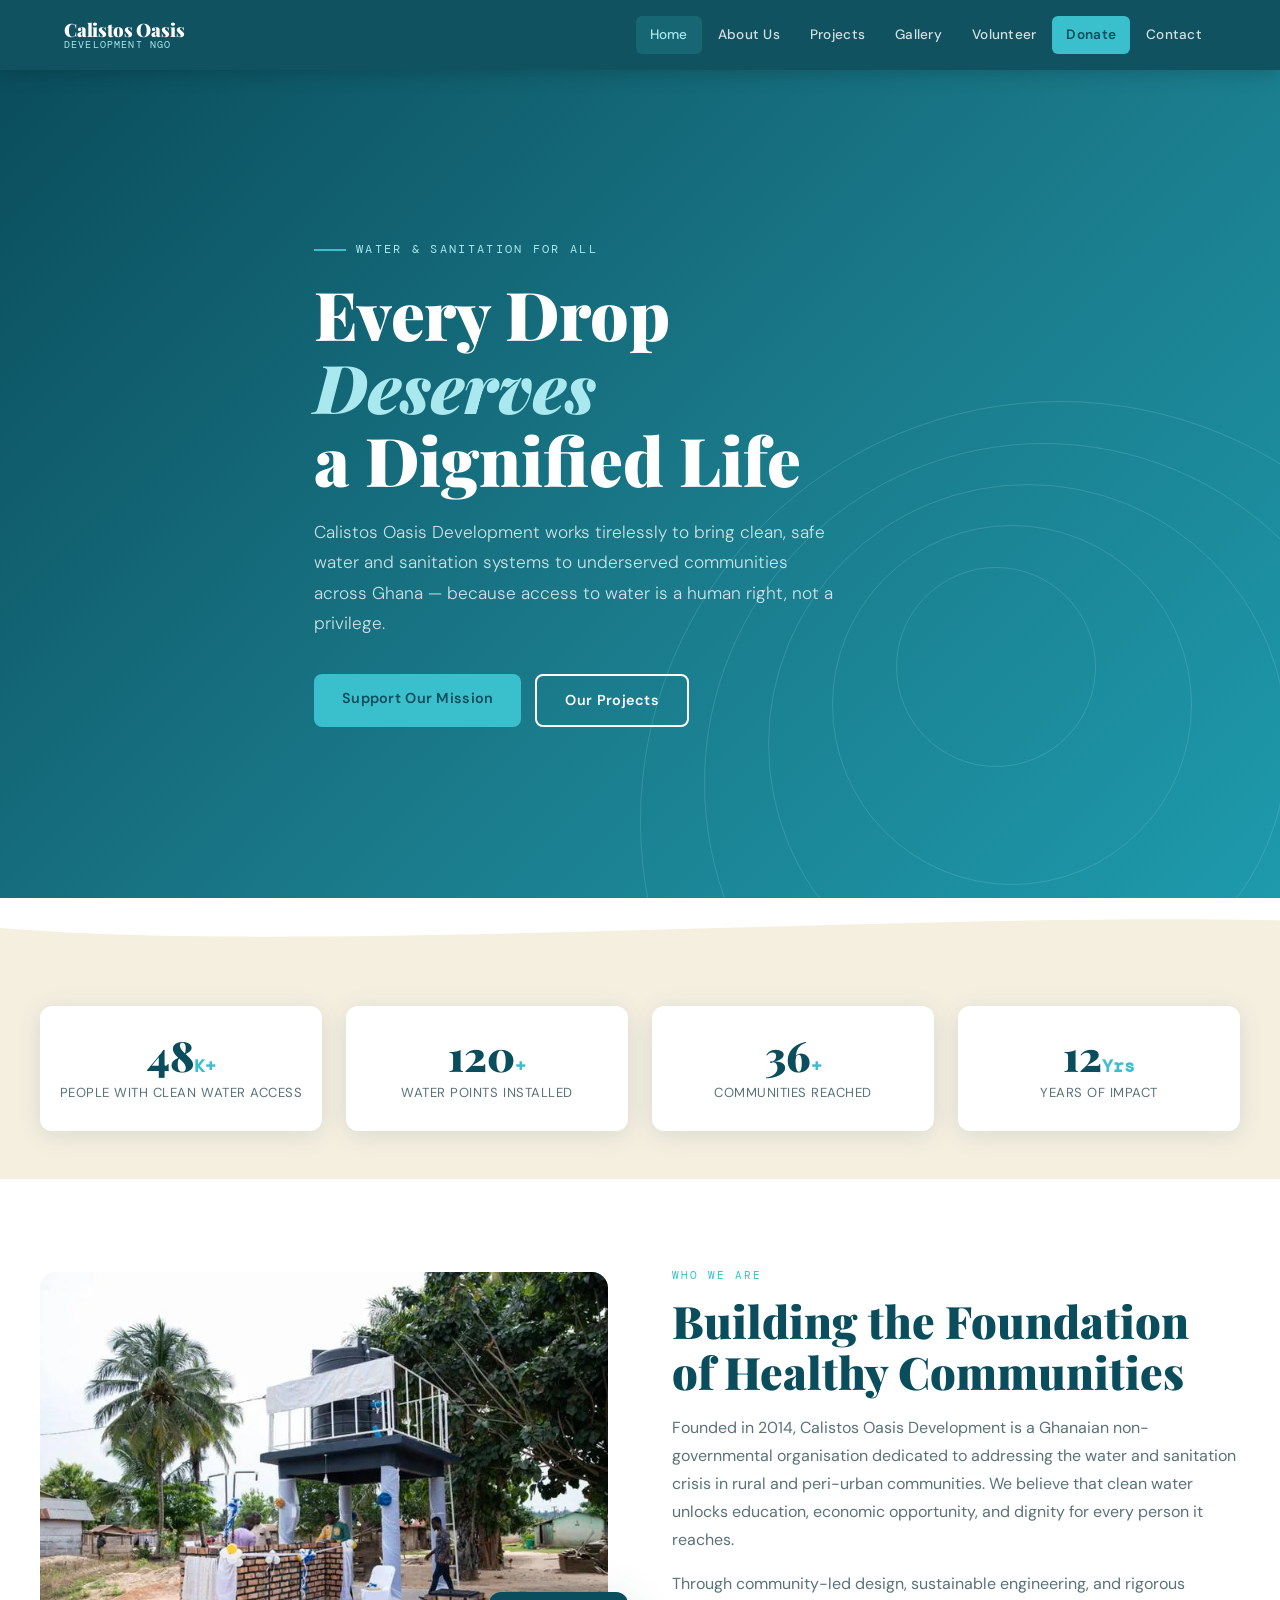
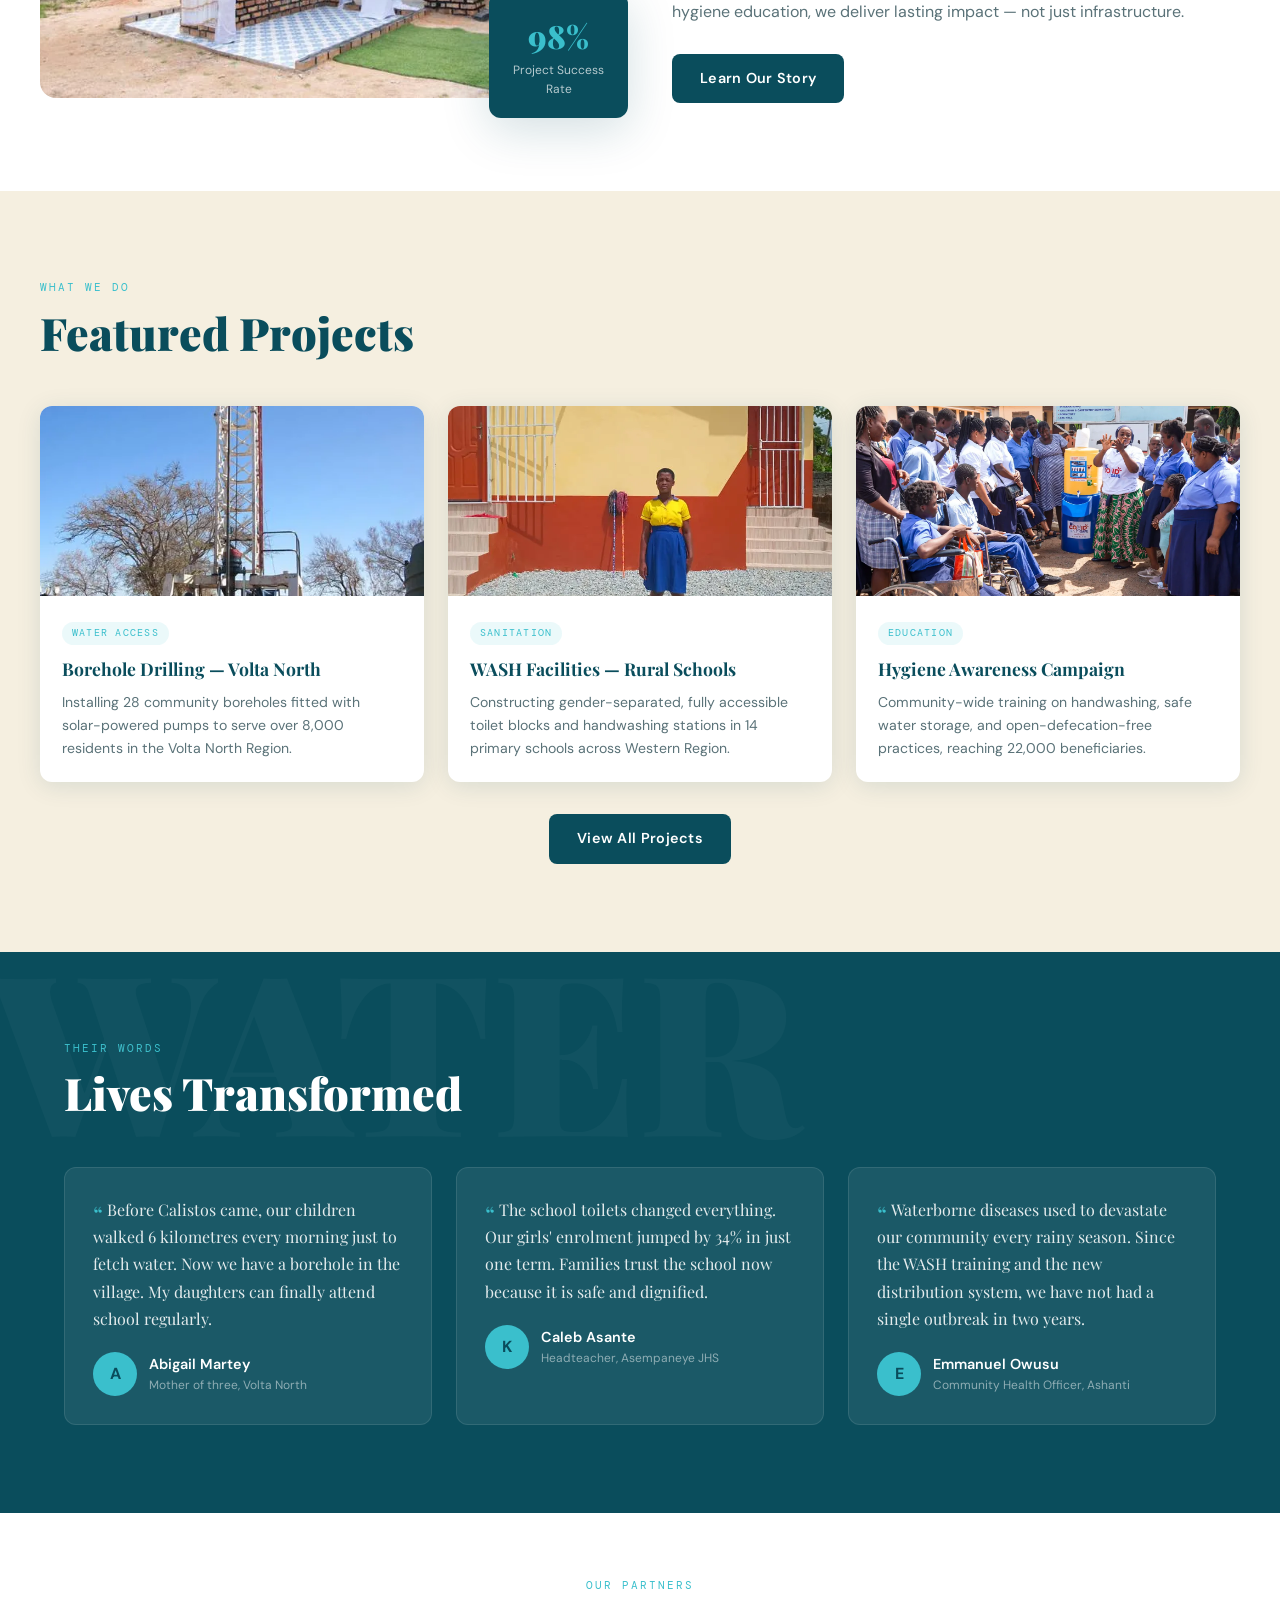
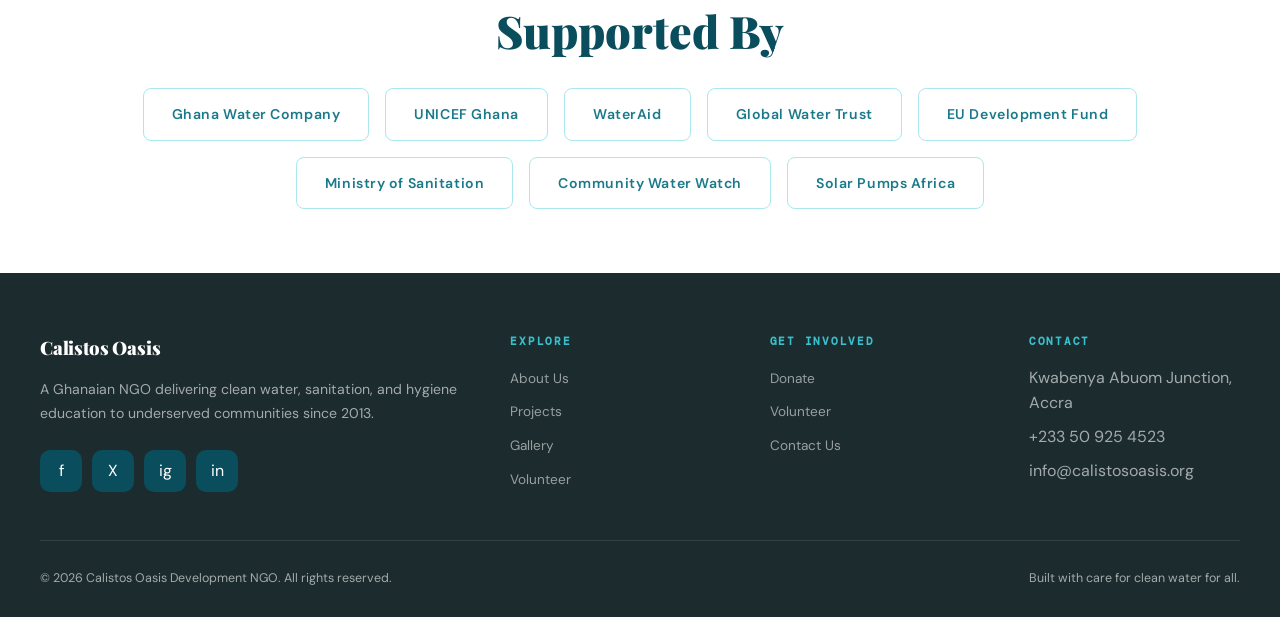
<file: index.html>
<!DOCTYPE html>
<html lang="en">
<head>
  <meta charset="UTF-8" />
  <meta name="viewport" content="width=device-width, initial-scale=1.0" />
  <title>Calistos Oasis Development | Water & Sanitation for All</title>
  <link rel="preconnect" href="https://fonts.googleapis.com" />
  <link href="https://fonts.googleapis.com/css2?family=Playfair+Display:wght@700;900&family=DM+Sans:wght@300;400;500;600&family=DM+Mono:wght@400;500&display=swap" rel="stylesheet" />
  <link rel="stylesheet" href="styles.css" />
</head>
<body>


  <header>
    <div class="nav-inner">
      <a class="logo-wrap" href="index.html">
        <div class="logo-text-wrap">
          <div class="logo-name">Calistos Oasis</div>
          <div class="logo-tagline">Development NGO</div>
        </div>
      </a>

      <input type="checkbox" id="navToggle" class="nav-toggle-checkbox" />
      <nav>
        <ul id="navMenu">
          <li><a href="index.html" class="active">Home</a></li>
          <li><a href="about.html">About Us</a></li>
          <li><a href="projects.html">Projects</a></li>
          <li><a href="gallery.html">Gallery</a></li>
          <li><a href="volunteer.html">Volunteer</a></li>
          <li><a href="donate.html" class="nav-donate-btn">Donate</a></li>
          <li><a href="contact.html">Contact</a></li>
        </ul>
      </nav>
      <label for="navToggle" class="hamburger" aria-label="Open navigation">
        <span></span><span></span><span></span>
      </label>
    </div>
  </header>

  <main>
    <!-- Hero -->
    <section class="hero">
      <div class="hero-ripples" aria-hidden="true">
        <div class="ripple"></div><div class="ripple"></div><div class="ripple"></div>
        <div class="ripple"></div><div class="ripple"></div>
      </div>
      <div class="container hero-content">
        <p class="hero-eyebrow">Water &amp; Sanitation for All</p>
        <h1 class="hero-headline">Every Drop <em>Deserves</em><br>a Dignified Life</h1>
        <p class="hero-sub">Calistos Oasis Development works tirelessly to bring clean, safe water and sanitation systems to underserved communities across Ghana — because access to water is a human right, not a privilege.</p>
        <div class="hero-actions">
          <a class="btn btn-primary" href="donate.html">Support Our Mission</a>
          <a class="btn btn-outline" href="projects.html">Our Projects</a>
        </div>
      </div>
    </section>

    <div class="wave-divider" aria-hidden="true">
      <svg viewBox="0 0 1440 60" xmlns="http://www.w3.org/2000/svg" preserveAspectRatio="none" height="60">
        <path d="M0,30 C360,60 1080,0 1440,30 L1440,60 L0,60Z" fill="#F5EFE0"/>
      </svg>
    </div>

    <section class="stats-strip" aria-label="Key achievements">
      <div class="stats-grid">
        <article class="stat-card">
          <div class="stat-num">48<span class="stat-unit">K+</span></div>
          <div class="stat-label">People with Clean Water Access</div>
        </article>
        <article class="stat-card">
          <div class="stat-num">120<span class="stat-unit">+</span></div>
          <div class="stat-label">Water Points Installed</div>
        </article>
        <article class="stat-card">
          <div class="stat-num">36<span class="stat-unit">+</span></div>
          <div class="stat-label">Communities Reached</div>
        </article>
        <article class="stat-card">
          <div class="stat-num">12<span class="stat-unit">Yrs</span></div>
          <div class="stat-label">Years of Impact</div>
        </article>
      </div>
    </section>

    <section class="intro-section" aria-label="About Calistos Oasis Development">
      <div class="intro-grid">
        <div class="intro-visual">
          <div class="intro-img-block">
            <img src="images/bhole.webp" alt="Elevated community water tower with solar-lit tank in Ghana" loading="lazy" />
          </div>
          <div class="intro-badge">
            <div class="intro-badge-num">98%</div>
            <div class="intro-badge-text">Project Success<br>Rate</div>
          </div>
        </div>
        <div>
          <p class="section-label">Who We Are</p>
          <h2 class="section-title">Building the Foundation of Healthy Communities</h2>
          <p class="section-body">Founded in 2014, Calistos Oasis Development is a Ghanaian non-governmental organisation dedicated to addressing the water and sanitation crisis in rural and peri-urban communities. We believe that clean water unlocks education, economic opportunity, and dignity for every person it reaches.</p>
          <p class="section-body" style="margin-top:16px;">Through community-led design, sustainable engineering, and rigorous hygiene education, we deliver lasting impact — not just infrastructure.</p>
          <a class="btn btn-teal" href="about.html" style="margin-top:28px;">Learn Our Story</a>
        </div>
      </div>
    </section>

    <section class="projects-section" aria-label="Featured projects">
      <div class="projects-header">
        <p class="section-label">What We Do</p>
        <h2 class="section-title">Featured Projects</h2>
      </div>
      <div class="projects-grid">
        <article class="project-card">
          <div class="project-thumb">
            <img src="images/install.webp" alt="Drilling rig installing a community borehole" loading="lazy" />
          </div>
          <div class="project-body">
            <span class="project-tag">Water Access</span>
            <h3 class="project-title">Borehole Drilling — Volta North</h3>
            <p class="project-desc">Installing 28 community boreholes fitted with solar-powered pumps to serve over 8,000 residents in the Volta North Region.</p>
          </div>
        </article>
        <article class="project-card">
          <div class="project-thumb">
            <img src="images/scholol.webp" alt="Pupil standing outside a newly built school WASH facility" loading="lazy" />
          </div>
          <div class="project-body">
            <span class="project-tag">Sanitation</span>
            <h3 class="project-title">WASH Facilities — Rural Schools</h3>
            <p class="project-desc">Constructing gender-separated, fully accessible toilet blocks and handwashing stations in 14 primary schools across Western Region.</p>
          </div>
        </article>
        <article class="project-card">
          <div class="project-thumb">
            <img src="images/campaingn.webp" alt="Community hygiene and handwashing awareness campaign" loading="lazy" />
          </div>
          <div class="project-body">
            <span class="project-tag">Education</span>
            <h3 class="project-title">Hygiene Awareness Campaign</h3>
            <p class="project-desc">Community-wide training on handwashing, safe water storage, and open-defecation-free practices, reaching 22,000 beneficiaries.</p>
          </div>
        </article>
      </div>
      <div class="text-center mt-8">
        <a class="btn btn-teal" href="projects.html">View All Projects</a>
      </div>
    </section>

    <section class="testimonials-section" aria-label="Success stories">
      <div class="testimonials-bg-text" aria-hidden="true">WATER</div>
      <div class="container">
        <p class="section-label">Their Words</p>
        <h2 class="section-title light">Lives Transformed</h2>
        <div class="testimonials-grid">
          <article class="testi-card">
            <p class="testi-quote">Before Calistos came, our children walked 6 kilometres every morning just to fetch water. Now we have a borehole in the village. My daughters can finally attend school regularly.</p>
            <div class="testi-person">
              <div class="testi-avatar">A</div>
              <div>
                <div class="testi-name">Abigail Martey</div>
                <div class="testi-role">Mother of three, Volta North</div>
              </div>
            </div>
          </article>
          <article class="testi-card">
            <p class="testi-quote">The school toilets changed everything. Our girls' enrolment jumped by 34% in just one term. Families trust the school now because it is safe and dignified.</p>
            <div class="testi-person">
              <div class="testi-avatar">K</div>
              <div>
                <div class="testi-name">Caleb Asante</div>
                <div class="testi-role">Headteacher, Asempaneye JHS</div>
              </div>
            </div>
          </article>
          <article class="testi-card">
            <p class="testi-quote">Waterborne diseases used to devastate our community every rainy season. Since the WASH training and the new distribution system, we have not had a single outbreak in two years.</p>
            <div class="testi-person">
              <div class="testi-avatar">E</div>
              <div>
                <div class="testi-name">Emmanuel Owusu</div>
                <div class="testi-role">Community Health Officer, Ashanti</div>
              </div>
            </div>
          </article>
        </div>
      </div>
    </section>

    <section class="partners-section" aria-label="Partners and sponsors">
      <div class="container text-center">
        <p class="section-label">Our Partners</p>
        <h2 class="section-title">Supported By</h2>
        <div class="partners-grid">
          <div class="partner-badge">Ghana Water Company</div>
          <div class="partner-badge">UNICEF Ghana</div>
          <div class="partner-badge">WaterAid</div>
          <div class="partner-badge">Global Water Trust</div>
          <div class="partner-badge">EU Development Fund</div>
          <div class="partner-badge">Ministry of Sanitation</div>
          <div class="partner-badge">Community Water Watch</div>
          <div class="partner-badge">Solar Pumps Africa</div>
        </div>
      </div>
    </section>

  </main>

  <footer>
    <div class="footer-inner">
      <div class="footer-grid">
        <div class="footer-brand">
          <div class="logo-name" style="color:var(--white);">Calistos Oasis</div>
          <p>A Ghanaian NGO delivering clean water, sanitation, and hygiene education to underserved communities since 2013.</p>
          <div class="social-links">
            <a class="social-link" href="#" title="Facebook">f</a>
            <a class="social-link" href="#" title="Twitter / X">X</a>
            <a class="social-link" href="#" title="Instagram">ig</a>
            <a class="social-link" href="#" title="LinkedIn">in</a>
          </div>
        </div>
        <div class="footer-col">
          <h5>Explore</h5>
          <ul>
            <li><a href="about.html">About Us</a></li>
            <li><a href="projects.html">Projects</a></li>
            <li><a href="gallery.html">Gallery</a></li>
            <li><a href="volunteer.html">Volunteer</a></li>
          </ul>
        </div>
        <div class="footer-col">
          <h5>Get Involved</h5>
          <ul>
            <li><a href="donate.html">Donate</a></li>
            <li><a href="volunteer.html">Volunteer</a></li>
            <li><a href="contact.html">Contact Us</a></li>
          </ul>
        </div>
        <div class="footer-col">
          <h5>Contact</h5>
          <ul>
            <li>Kwabenya Abuom Junction, Accra</li>
            <li>+233 50 925 4523</li>
            <li>info@calistosoasis.org</li>
          </ul>
        </div>
      </div>
      <div class="footer-bottom">
        <span>&copy; 2026 Calistos Oasis Development NGO. All rights reserved.</span>
        <span>Built with care for clean water for all.</span>
      </div>
    </div>
  </footer>

</body>
</html>
</file>
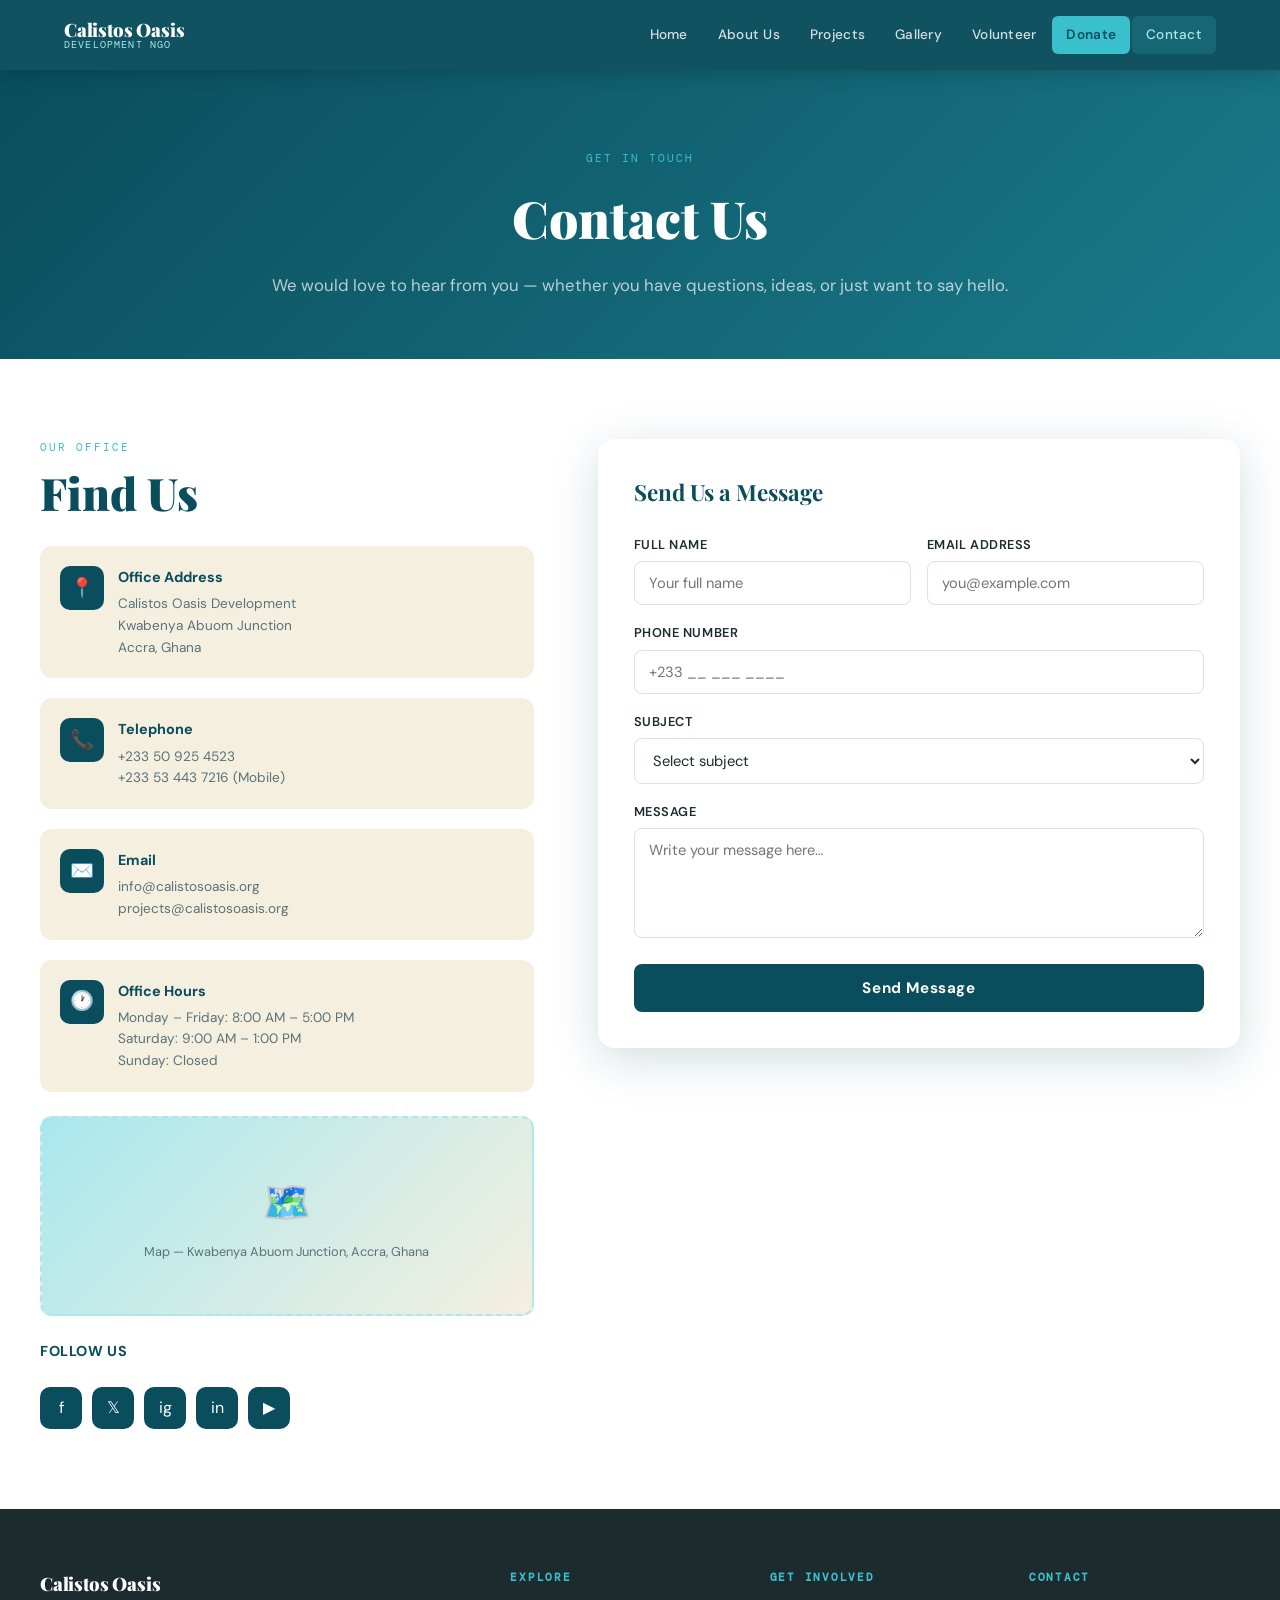
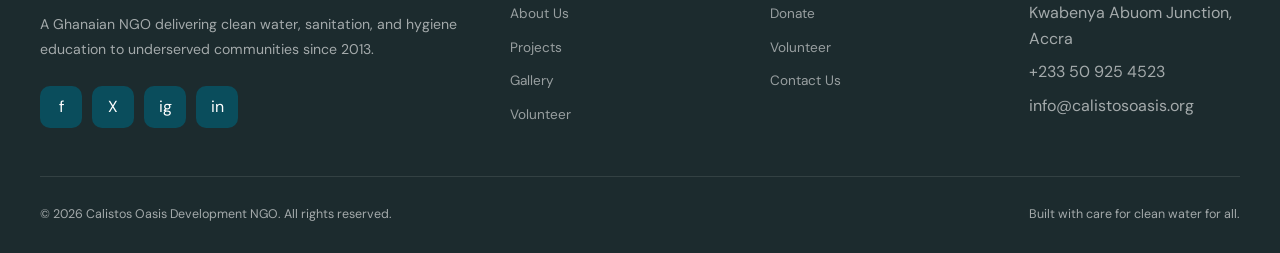
<file: contact.html>
<!DOCTYPE html>
<html lang="en">
<head>
  <meta charset="UTF-8" />
  <meta name="viewport" content="width=device-width, initial-scale=1.0" />
  <title>Contact Us | Calistos Oasis Development</title>
  <link rel="preconnect" href="https://fonts.googleapis.com" />
  <link href="https://fonts.googleapis.com/css2?family=Playfair+Display:wght@700;900&family=DM+Sans:wght@300;400;500;600&family=DM+Mono:wght@400;500&display=swap" rel="stylesheet" />
  <link rel="stylesheet" href="styles.css" />
</head>
<body>


  <header>
    <div class="nav-inner">
      <a class="logo-wrap" href="index.html">
        <div class="logo-text-wrap">
          <div class="logo-name">Calistos Oasis</div>
          <div class="logo-tagline">Development NGO</div>
        </div>
      </a>

      <input type="checkbox" id="navToggle" class="nav-toggle-checkbox" />
      <nav>
        <ul id="navMenu">
          <li><a href="index.html">Home</a></li>
          <li><a href="about.html">About Us</a></li>
          <li><a href="projects.html">Projects</a></li>
          <li><a href="gallery.html">Gallery</a></li>
          <li><a href="volunteer.html">Volunteer</a></li>
          <li><a href="donate.html" class="nav-donate-btn">Donate</a></li>
          <li><a href="contact.html" class="active">Contact</a></li>
        </ul>
      </nav>
      <label for="navToggle" class="hamburger" aria-label="Open navigation">
        <span></span><span></span><span></span>
      </label>
    </div>
  </header>

  <main>
    <div class="page-hero">
      <p class="section-label">Get in Touch</p>
      <h1 class="page-hero-title">Contact Us</h1>
      <p class="page-hero-sub">We would love to hear from you — whether you have questions, ideas, or just want to say hello.</p>
    </div>

    <section class="contact-section">
      <div class="contact-grid">
        <div>
          <p class="section-label">Our Office</p>
          <h2 class="section-title">Find Us</h2>
          <div class="contact-info-blocks">
            <div class="info-block">
              <div class="info-icon">📍</div>
              <div class="info-content">
                <h4>Office Address</h4>
                <p>Calistos Oasis Development<br>Kwabenya Abuom Junction<br>Accra, Ghana</p>
              </div>
            </div>
            <div class="info-block">
              <div class="info-icon">📞</div>
              <div class="info-content">
                <h4>Telephone</h4>
                <p>+233 50 925 4523 <br>+233 53 443 7216 (Mobile)</p>
              </div>
            </div>
            <div class="info-block">
              <div class="info-icon">✉️</div>
              <div class="info-content">
                <h4>Email</h4>
                <p>info@calistosoasis.org<br>projects@calistosoasis.org</p>
              </div>
            </div>
            <div class="info-block">
              <div class="info-icon">🕐</div>
              <div class="info-content">
                <h4>Office Hours</h4>
                <p>Monday – Friday: 8:00 AM – 5:00 PM<br>Saturday: 9:00 AM – 1:00 PM<br>Sunday: Closed</p>
              </div>
            </div>
          </div>

          <div class="map-placeholder">
            <div>🗺️</div>
            <p>Map — Kwabenya Abuom Junction, Accra, Ghana</p>
          </div>

          <h3 style="font-weight:700; color:var(--teal-deep); font-size:0.9rem; margin-top:24px; margin-bottom:12px; letter-spacing:0.04em; text-transform:uppercase;">Follow Us</h3>
          <div class="social-links">
            <a class="social-link" href="#" title="Facebook">f</a>
            <a class="social-link" href="#" title="Twitter / X">𝕏</a>
            <a class="social-link" href="#" title="Instagram">ig</a>
            <a class="social-link" href="#" title="LinkedIn">in</a>
            <a class="social-link" href="#" title="YouTube">▶</a>
          </div>
        </div>

        <div class="form-card">
          <h3>Send Us a Message</h3>
          <form action="#" method="get">
            <div class="form-row">
              <div class="form-group">
                <label for="c-name">Full Name</label>
                <input type="text" id="c-name" name="name" placeholder="Your full name" required />
              </div>
              <div class="form-group">
                <label for="c-email">Email Address</label>
                <input type="email" id="c-email" name="email" placeholder="you@example.com" required />
              </div>
            </div>
            <div class="form-group">
              <label for="c-phone">Phone Number</label>
              <input type="tel" id="c-phone" name="phone" placeholder="+233 __ ___ ____" />
            </div>
            <div class="form-group">
              <label for="c-subject">Subject</label>
              <select id="c-subject" name="subject">
                <option value="">Select subject</option>
                <option>General Enquiry</option>
                <option>Project Partnership</option>
                <option>Donation / Funding</option>
                <option>Volunteer Application</option>
                <option>Media &amp; Press</option>
                <option>Other</option>
              </select>
            </div>
            <div class="form-group">
              <label for="c-message">Message</label>
              <textarea id="c-message" name="message" placeholder="Write your message here…" required></textarea>
            </div>
            <button type="submit" class="form-submit">Send Message</button>
          </form>
        </div>
      </div>
    </section>

  </main>

  <footer>
    <div class="footer-inner">
      <div class="footer-grid">
        <div class="footer-brand">
          <div class="logo-name" style="color:var(--white);">Calistos Oasis</div>
          <p>A Ghanaian NGO delivering clean water, sanitation, and hygiene education to underserved communities since 2013.</p>
          <div class="social-links">
            <a class="social-link" href="#" title="Facebook">f</a>
            <a class="social-link" href="#" title="Twitter / X">X</a>
            <a class="social-link" href="#" title="Instagram">ig</a>
            <a class="social-link" href="#" title="LinkedIn">in</a>
          </div>
        </div>
        <div class="footer-col">
          <h5>Explore</h5>
          <ul>
            <li><a href="about.html">About Us</a></li>
            <li><a href="projects.html">Projects</a></li>
            <li><a href="gallery.html">Gallery</a></li>
            <li><a href="volunteer.html">Volunteer</a></li>
          </ul>
        </div>
        <div class="footer-col">
          <h5>Get Involved</h5>
          <ul>
            <li><a href="donate.html">Donate</a></li>
            <li><a href="volunteer.html">Volunteer</a></li>
            <li><a href="contact.html">Contact Us</a></li>
          </ul>
        </div>
        <div class="footer-col">
          <h5>Contact</h5>
          <ul>
            <li>Kwabenya Abuom Junction, Accra</li>
            <li>+233 50 925 4523</li>
            <li>info@calistosoasis.org</li>
          </ul>
        </div>
      </div>
      <div class="footer-bottom">
        <span>&copy; 2026 Calistos Oasis Development NGO. All rights reserved.</span>
        <span>Built with care for clean water for all.</span>
      </div>
    </div>
  </footer>

</body>
</html>
</file>
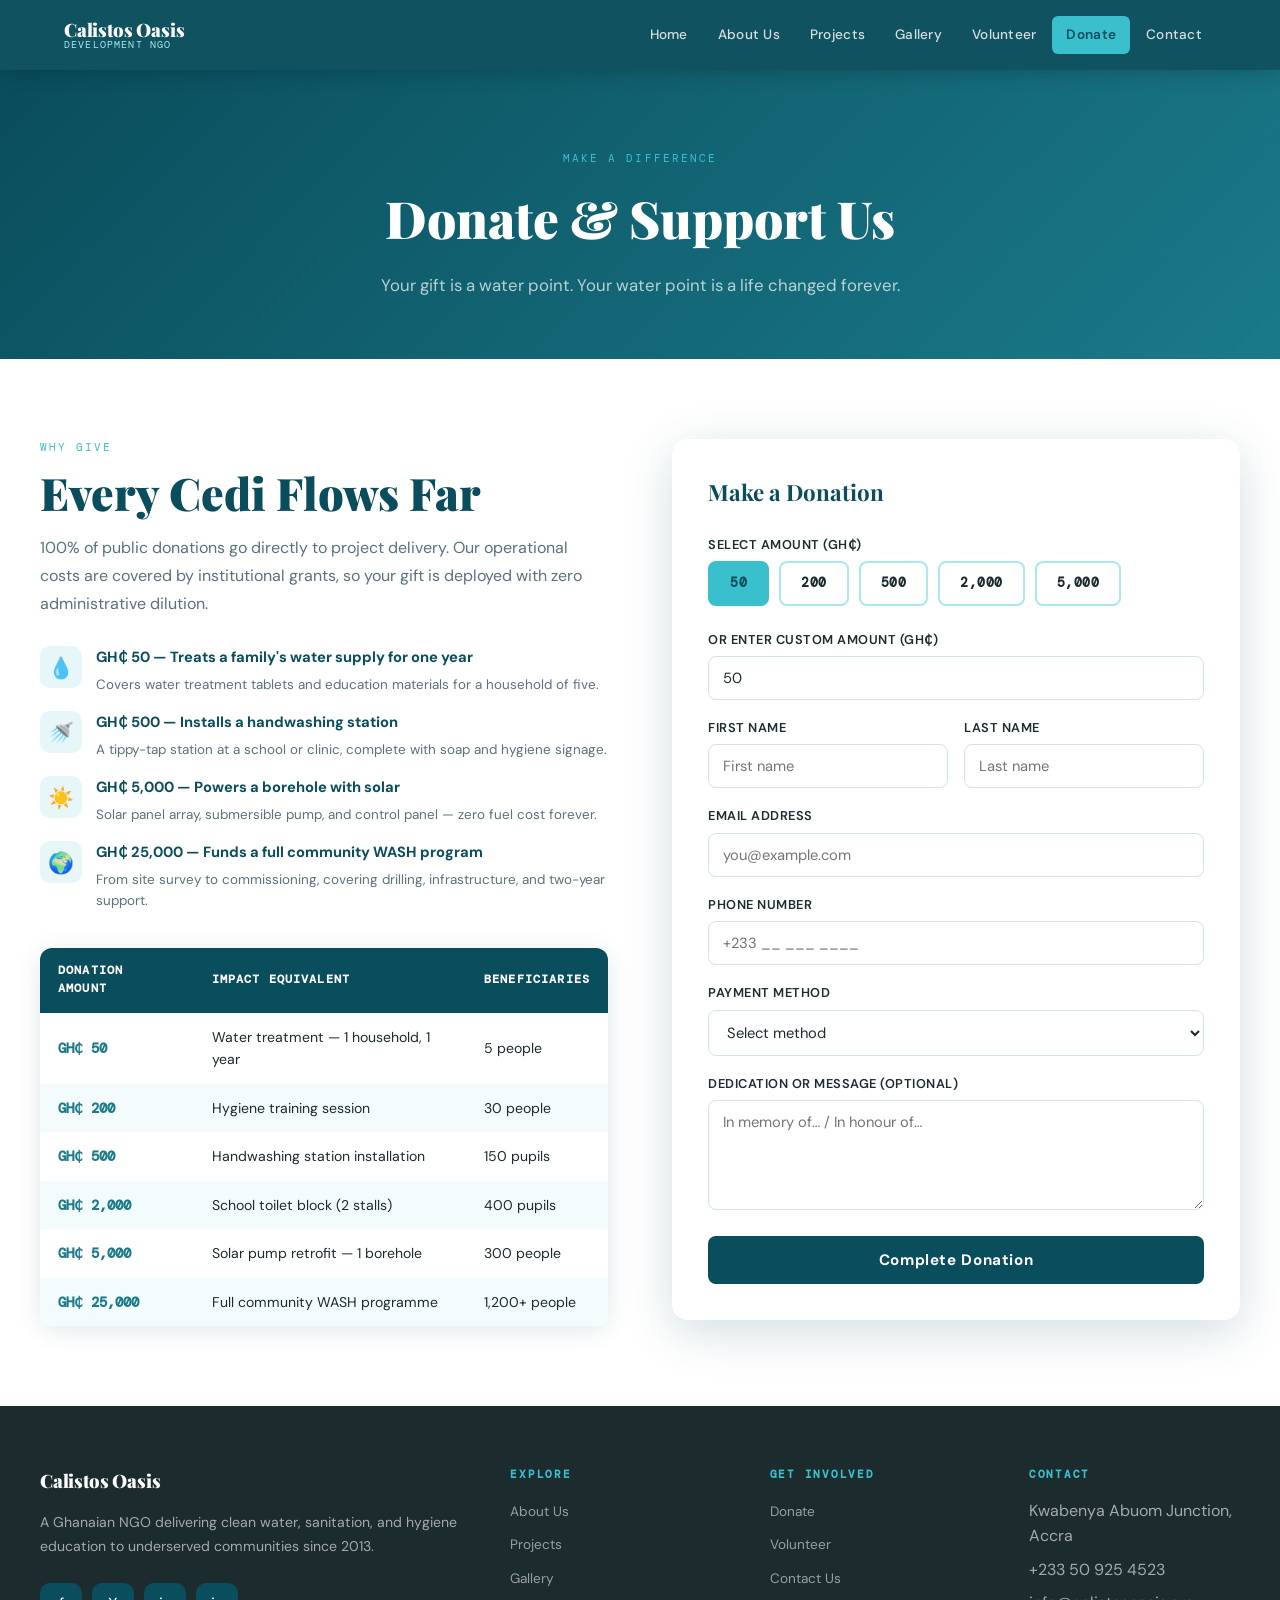
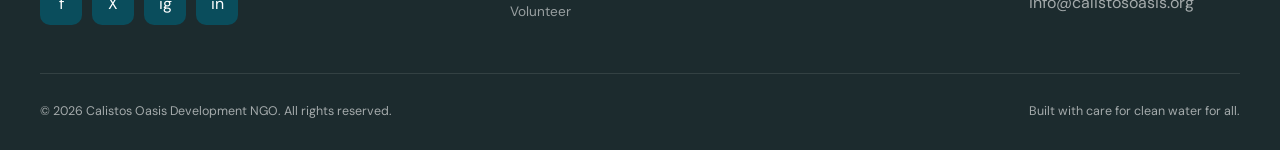
<file: donate.html>
<!DOCTYPE html>
<html lang="en">
<head>
  <meta charset="UTF-8" />
  <meta name="viewport" content="width=device-width, initial-scale=1.0" />
  <title>Donate & Support Us | Calistos Oasis Development</title>
  <link rel="preconnect" href="https://fonts.googleapis.com" />
  <link href="https://fonts.googleapis.com/css2?family=Playfair+Display:wght@700;900&family=DM+Sans:wght@300;400;500;600&family=DM+Mono:wght@400;500&display=swap" rel="stylesheet" />
  <link rel="stylesheet" href="styles.css" />
</head>
<body>


  <header>
    <div class="nav-inner">
      <a class="logo-wrap" href="index.html">
        <div class="logo-text-wrap">
          <div class="logo-name">Calistos Oasis</div>
          <div class="logo-tagline">Development NGO</div>
        </div>
      </a>

      <input type="checkbox" id="navToggle" class="nav-toggle-checkbox" />
      <nav>
        <ul id="navMenu">
          <li><a href="index.html">Home</a></li>
          <li><a href="about.html">About Us</a></li>
          <li><a href="projects.html">Projects</a></li>
          <li><a href="gallery.html">Gallery</a></li>
          <li><a href="volunteer.html">Volunteer</a></li>
          <li><a href="donate.html" class="active nav-donate-btn">Donate</a></li>
          <li><a href="contact.html">Contact</a></li>
        </ul>
      </nav>
      <label for="navToggle" class="hamburger" aria-label="Open navigation">
        <span></span><span></span><span></span>
      </label>
    </div>
  </header>

  <main>
    <div class="page-hero">
      <p class="section-label">Make a Difference</p>
      <h1 class="page-hero-title">Donate &amp; Support Us</h1>
      <p class="page-hero-sub">Your gift is a water point. Your water point is a life changed forever.</p>
    </div>

    <section class="donate-why">
      <div class="donate-why-grid">
        <div>
          <p class="section-label">Why Give</p>
          <h2 class="section-title">Every Cedi Flows Far</h2>
          <p class="section-body">100% of public donations go directly to project delivery. Our operational costs are covered by institutional grants, so your gift is deployed with zero administrative dilution.</p>

          <div class="impact-reasons">
            <div class="reason-item">
              <div class="reason-icon">💧</div>
              <div class="reason-text">
                <h4>GH₵ 50 — Treats a family's water supply for one year</h4>
                <p>Covers water treatment tablets and education materials for a household of five.</p>
              </div>
            </div>
            <div class="reason-item">
              <div class="reason-icon">🚿</div>
              <div class="reason-text">
                <h4>GH₵ 500 — Installs a handwashing station</h4>
                <p>A tippy-tap station at a school or clinic, complete with soap and hygiene signage.</p>
              </div>
            </div>
            <div class="reason-item">
              <div class="reason-icon">☀️</div>
              <div class="reason-text">
                <h4>GH₵ 5,000 — Powers a borehole with solar</h4>
                <p>Solar panel array, submersible pump, and control panel — zero fuel cost forever.</p>
              </div>
            </div>
            <div class="reason-item">
              <div class="reason-icon">🌍</div>
              <div class="reason-text">
                <h4>GH₵ 25,000 — Funds a full community WASH program</h4>
                <p>From site survey to commissioning, covering drilling, infrastructure, and two-year support.</p>
              </div>
            </div>
          </div>

          <div class="impact-table-wrap" style="margin-top:36px;">
            <table>
              <thead>
                <tr>
                  <th>Donation Amount</th>
                  <th>Impact Equivalent</th>
                  <th>Beneficiaries</th>
                </tr>
              </thead>
              <tbody>
                <tr><td>GH₵ 50</td><td>Water treatment — 1 household, 1 year</td><td>5 people</td></tr>
                <tr><td>GH₵ 200</td><td>Hygiene training session</td><td>30 people</td></tr>
                <tr><td>GH₵ 500</td><td>Handwashing station installation</td><td>150 pupils</td></tr>
                <tr><td>GH₵ 2,000</td><td>School toilet block (2 stalls)</td><td>400 pupils</td></tr>
                <tr><td>GH₵ 5,000</td><td>Solar pump retrofit — 1 borehole</td><td>300 people</td></tr>
                <tr><td>GH₵ 25,000</td><td>Full community WASH programme</td><td>1,200+ people</td></tr>
              </tbody>
            </table>
          </div>
        </div>

        <div class="form-card">
          <h3>Make a Donation</h3>
          <form action="#" method="get">
            <div class="form-group">
              <label>Select Amount (GH₵)</label>
              <div class="donate-amounts">
                <input type="radio" class="amt-radio" name="amt" id="amt50" value="50" checked />
                <label class="amt-btn" for="amt50">50</label>

                <input type="radio" class="amt-radio" name="amt" id="amt200" value="200" />
                <label class="amt-btn" for="amt200">200</label>

                <input type="radio" class="amt-radio" name="amt" id="amt500" value="500" />
                <label class="amt-btn" for="amt500">500</label>

                <input type="radio" class="amt-radio" name="amt" id="amt2000" value="2000" />
                <label class="amt-btn" for="amt2000">2,000</label>

                <input type="radio" class="amt-radio" name="amt" id="amt5000" value="5000" />
                <label class="amt-btn" for="amt5000">5,000</label>
              </div>
            </div>
            <div class="form-group">
              <label for="d-amount">Or Enter Custom Amount (GH₵)</label>
              <input type="number" id="d-amount" name="amount" placeholder="Enter amount" min="10" value="50" />
            </div>
            <div class="form-row">
              <div class="form-group">
                <label for="d-fname">First Name</label>
                <input type="text" id="d-fname" name="fname" placeholder="First name" required />
              </div>
              <div class="form-group">
                <label for="d-lname">Last Name</label>
                <input type="text" id="d-lname" name="lname" placeholder="Last name" required />
              </div>
            </div>
            <div class="form-group">
              <label for="d-email">Email Address</label>
              <input type="email" id="d-email" name="email" placeholder="you@example.com" required />
            </div>
            <div class="form-group">
              <label for="d-phone">Phone Number</label>
              <input type="tel" id="d-phone" name="phone" placeholder="+233 __ ___ ____" />
            </div>
            <div class="form-group">
              <label for="d-payment">Payment Method</label>
              <select id="d-payment" name="payment" required>
                <option value="">Select method</option>
                <option>MTN Mobile Money</option>
                <option>AirtelTigo Money</option>
                <option>Vodafone Cash</option>
                <option>Bank Transfer</option>
                <option>Credit / Debit Card</option>
              </select>
            </div>
            <div class="form-group">
              <label for="d-message">Dedication or Message (optional)</label>
              <textarea id="d-message" name="message" placeholder="In memory of… / In honour of…"></textarea>
            </div>
            <button type="submit" class="form-submit">Complete Donation</button>
          </form>
        </div>
      </div>
    </section>

  </main>

  <footer>
    <div class="footer-inner">
      <div class="footer-grid">
        <div class="footer-brand">
          <div class="logo-name" style="color:var(--white);">Calistos Oasis</div>
          <p>A Ghanaian NGO delivering clean water, sanitation, and hygiene education to underserved communities since 2013.</p>
          <div class="social-links">
            <a class="social-link" href="#" title="Facebook">f</a>
            <a class="social-link" href="#" title="Twitter / X">X</a>
            <a class="social-link" href="#" title="Instagram">ig</a>
            <a class="social-link" href="#" title="LinkedIn">in</a>
          </div>
        </div>
        <div class="footer-col">
          <h5>Explore</h5>
          <ul>
            <li><a href="about.html">About Us</a></li>
            <li><a href="projects.html">Projects</a></li>
            <li><a href="gallery.html">Gallery</a></li>
            <li><a href="volunteer.html">Volunteer</a></li>
          </ul>
        </div>
        <div class="footer-col">
          <h5>Get Involved</h5>
          <ul>
            <li><a href="donate.html">Donate</a></li>
            <li><a href="volunteer.html">Volunteer</a></li>
            <li><a href="contact.html">Contact Us</a></li>
          </ul>
        </div>
        <div class="footer-col">
          <h5>Contact</h5>
          <ul>
            <li>Kwabenya Abuom Junction, Accra</li>
            <li>+233 50 925 4523</li>
            <li>info@calistosoasis.org</li>
          </ul>
        </div>
      </div>
      <div class="footer-bottom">
        <span>&copy; 2026 Calistos Oasis Development NGO. All rights reserved.</span>
        <span>Built with care for clean water for all.</span>
      </div>
    </div>
  </footer>

</body>
</html>
</file>
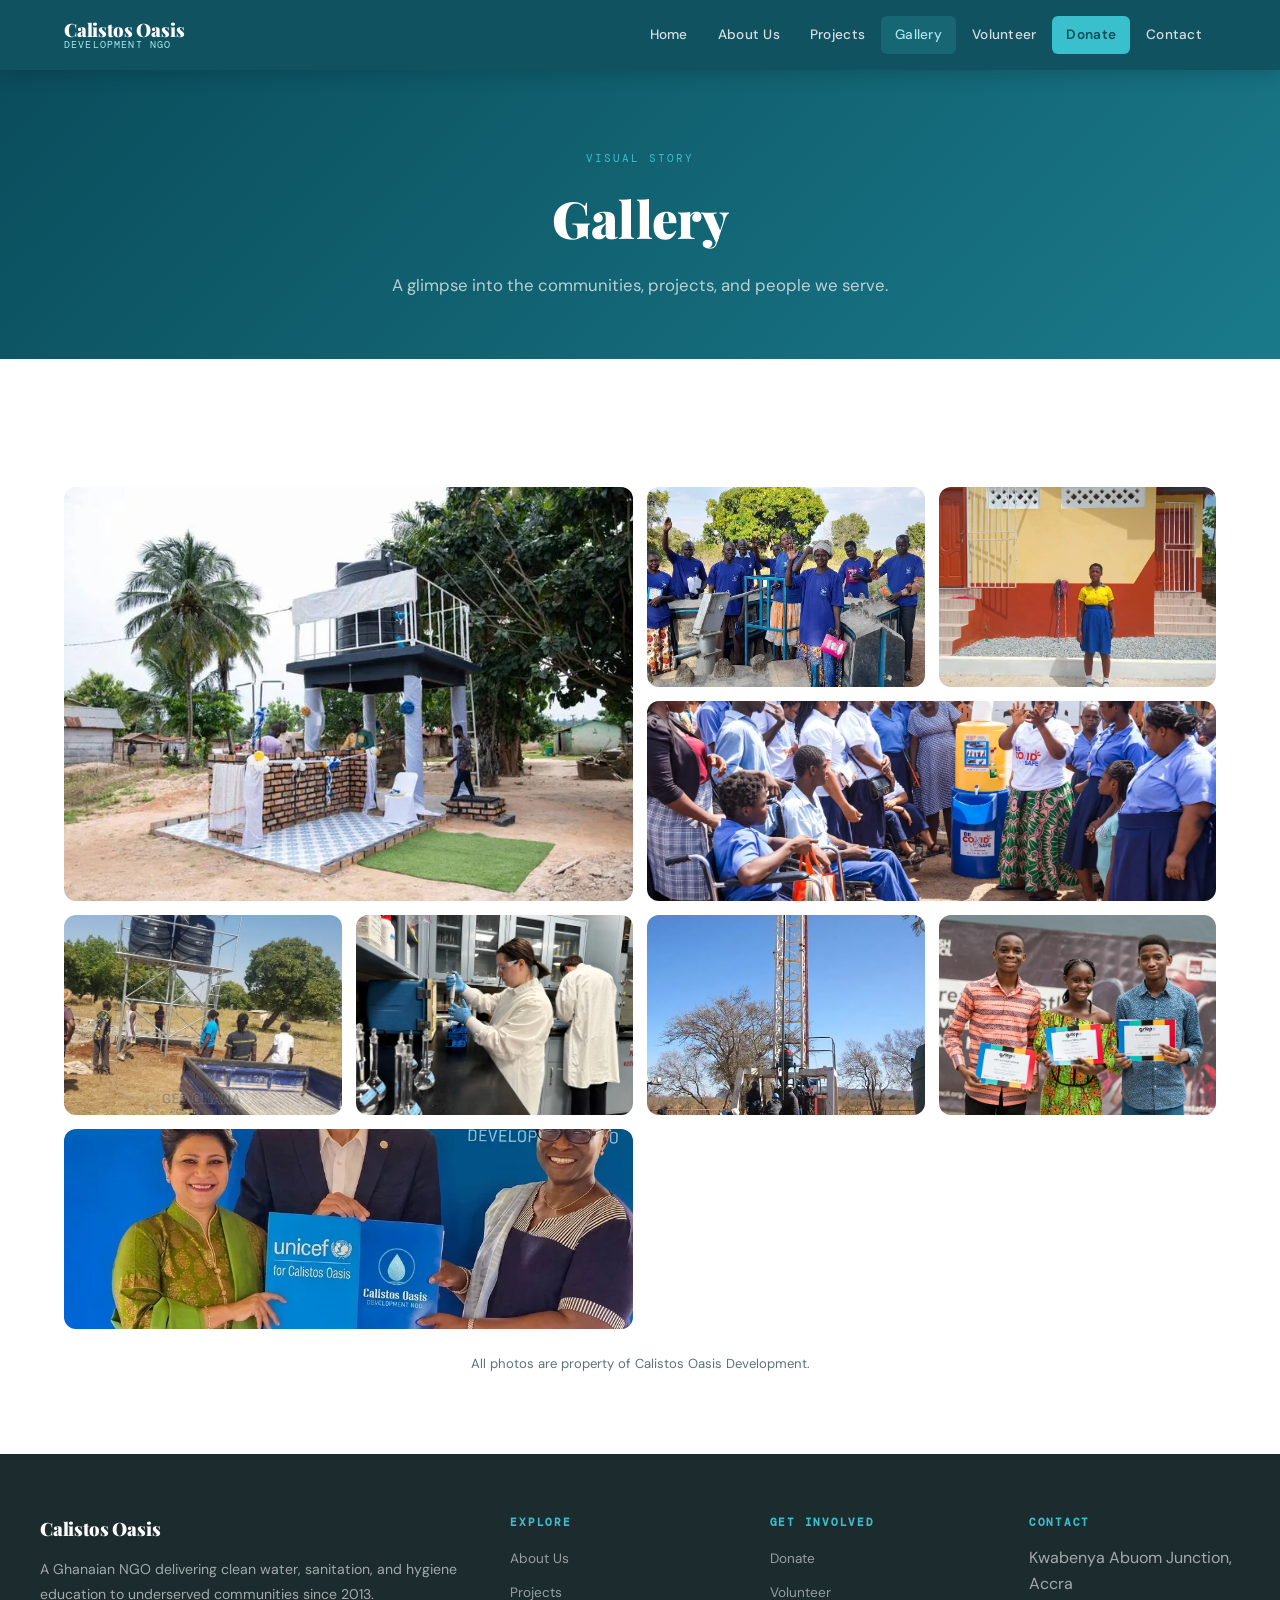
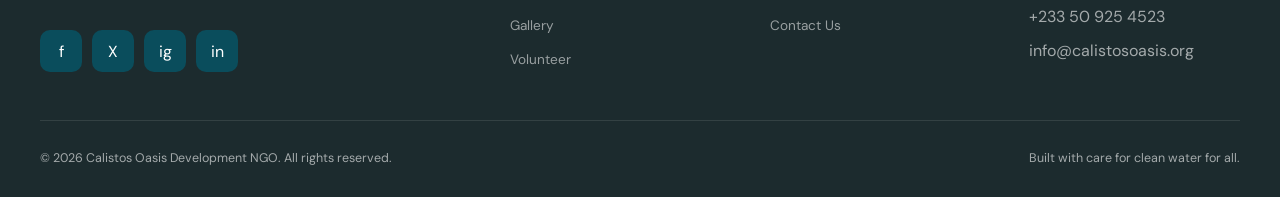
<file: gallery.html>
<!DOCTYPE html>
<html lang="en">
<head>
  <meta charset="UTF-8" />
  <meta name="viewport" content="width=device-width, initial-scale=1.0" />
  <title>Gallery | Calistos Oasis Development</title>
  <link rel="preconnect" href="https://fonts.googleapis.com" />
  <link href="https://fonts.googleapis.com/css2?family=Playfair+Display:wght@700;900&family=DM+Sans:wght@300;400;500;600&family=DM+Mono:wght@400;500&display=swap" rel="stylesheet" />
  <link rel="stylesheet" href="styles.css" />
</head>
<body>


  <header>
    <div class="nav-inner">
      <a class="logo-wrap" href="index.html">
        <div class="logo-text-wrap">
          <div class="logo-name">Calistos Oasis</div>
          <div class="logo-tagline">Development NGO</div>
        </div>
      </a>

      <input type="checkbox" id="navToggle" class="nav-toggle-checkbox" />
      <nav>
        <ul id="navMenu">
          <li><a href="index.html">Home</a></li>
          <li><a href="about.html">About Us</a></li>
          <li><a href="projects.html">Projects</a></li>
          <li><a href="gallery.html" class="active">Gallery</a></li>
          <li><a href="volunteer.html">Volunteer</a></li>
          <li><a href="donate.html" class="nav-donate-btn">Donate</a></li>
          <li><a href="contact.html">Contact</a></li>
        </ul>
      </nav>
      <label for="navToggle" class="hamburger" aria-label="Open navigation">
        <span></span><span></span><span></span>
      </label>
    </div>
  </header>

  <main>
    <div class="page-hero">
      <p class="section-label">Visual Story</p>
      <h1 class="page-hero-title">Gallery</h1>
      <p class="page-hero-sub">A glimpse into the communities, projects, and people we serve.</p>
    </div>

    <section class="gallery-section">
      <div class="container">
        <div class="gallery-grid">
          <div class="gallery-item g1 wide tall">
            <img src="images/bhole.webp" alt="Borehole commissioning, Volta North" loading="lazy" />
            <div class="gallery-overlay">Borehole Commissioning — Volta North, 2024</div>
          </div>
          <div class="gallery-item g2">
            <img src="images/women.webp" alt="Women's Water Committee Training" loading="lazy" />
            <div class="gallery-overlay">Women's Water Committee Training</div>
          </div>
          <div class="gallery-item g3">
            <img src="images/scholol.webp" alt="School WASH block" loading="lazy" />
            <div class="gallery-overlay">New School WASH Block — Western Region</div>
          </div>
          <div class="gallery-item g4 wide">
            <img src="images/campaingn.webp" alt="Handwashing campaign" loading="lazy" />
            <div class="gallery-overlay">Community Handwashing Campaign — Ashanti 2023</div>
          </div>
          <div class="gallery-item g5">
            <img src="images/solar.webp" alt="Solar pump installation" loading="lazy" />
            <div class="gallery-overlay">Solar Pump Installation — Northern Region</div>
          </div>
          <div class="gallery-item g6">
            <img src="images/team.webp" alt="Water quality testing in field lab" loading="lazy" />
            <div class="gallery-overlay">Water Quality Testing — Field Lab</div>
          </div>
          <div class="gallery-item g7">
            <img src="images/install.webp" alt="Engineering team site survey" loading="lazy" />
            <div class="gallery-overlay">Engineering Team — Site Survey</div>
          </div>
          <div class="gallery-item g8">
            <img src="images/grad.webp" alt="Youth ambassadors graduation" loading="lazy" />
            <div class="gallery-overlay">Youth Ambassadors Graduation Ceremony</div>
          </div>
          <div class="gallery-item g9 wide">
            <img src="images/colab.webp" alt="Partnership signing with UNICEF Ghana" loading="lazy" />
            <div class="gallery-overlay">Partnership Signing — UNICEF Ghana, 2025</div>
          </div>
        </div>
        <p style="text-align:center; color:var(--muted); font-size:0.82rem; margin-top:24px;">All photos are property of Calistos Oasis Development.</p>
      </div>
    </section>

  </main>

  <footer>
    <div class="footer-inner">
      <div class="footer-grid">
        <div class="footer-brand">
          <div class="logo-name" style="color:var(--white);">Calistos Oasis</div>
          <p>A Ghanaian NGO delivering clean water, sanitation, and hygiene education to underserved communities since 2013.</p>
          <div class="social-links">
            <a class="social-link" href="#" title="Facebook">f</a>
            <a class="social-link" href="#" title="Twitter / X">X</a>
            <a class="social-link" href="#" title="Instagram">ig</a>
            <a class="social-link" href="#" title="LinkedIn">in</a>
          </div>
        </div>
        <div class="footer-col">
          <h5>Explore</h5>
          <ul>
            <li><a href="about.html">About Us</a></li>
            <li><a href="projects.html">Projects</a></li>
            <li><a href="gallery.html">Gallery</a></li>
            <li><a href="volunteer.html">Volunteer</a></li>
          </ul>
        </div>
        <div class="footer-col">
          <h5>Get Involved</h5>
          <ul>
            <li><a href="donate.html">Donate</a></li>
            <li><a href="volunteer.html">Volunteer</a></li>
            <li><a href="contact.html">Contact Us</a></li>
          </ul>
        </div>
        <div class="footer-col">
          <h5>Contact</h5>
          <ul>
            <li>Kwabenya Abuom Junction, Accra</li>
            <li>+233 50 925 4523</li>
            <li>info@calistosoasis.org</li>
          </ul>
        </div>
      </div>
      <div class="footer-bottom">
        <span>&copy; 2026 Calistos Oasis Development NGO. All rights reserved.</span>
        <span>Built with care for clean water for all.</span>
      </div>
    </div>
  </footer>

</body>
</html>
</file>
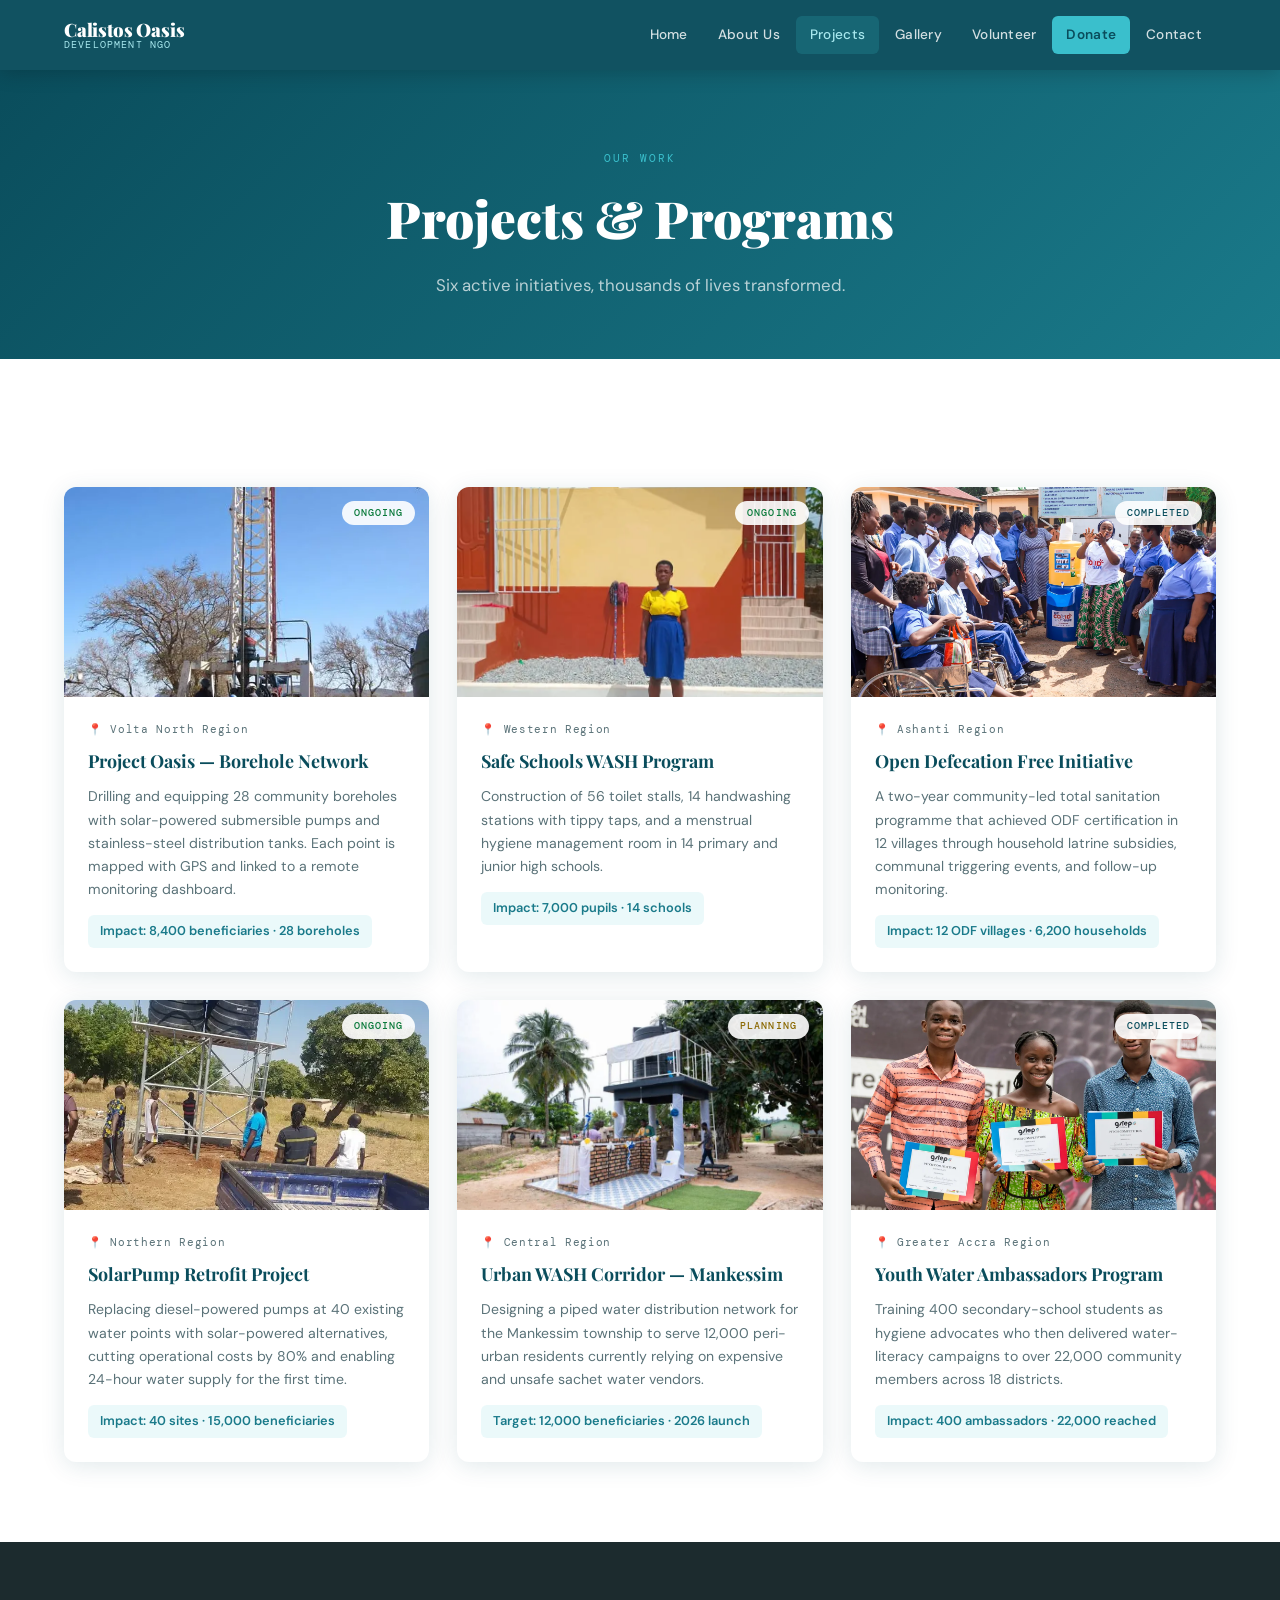
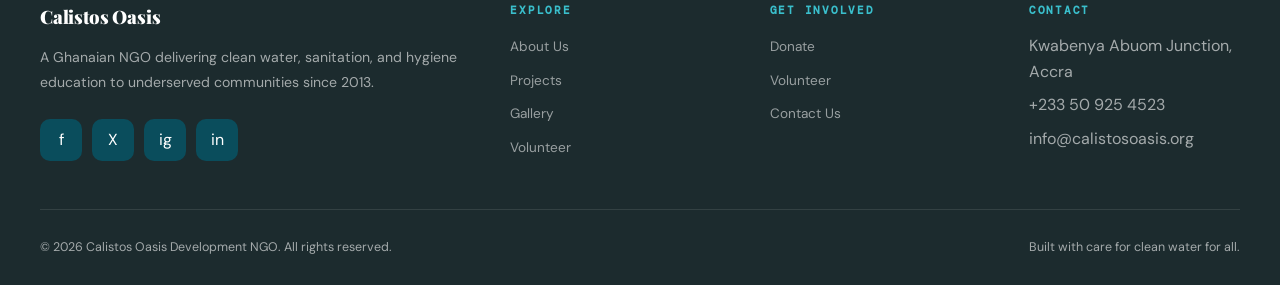
<file: projects.html>
<!DOCTYPE html>
<html lang="en">
<head>
  <meta charset="UTF-8" />
  <meta name="viewport" content="width=device-width, initial-scale=1.0" />
  <title>Projects & Programs | Calistos Oasis Development</title>
  <link rel="preconnect" href="https://fonts.googleapis.com" />
  <link href="https://fonts.googleapis.com/css2?family=Playfair+Display:wght@700;900&family=DM+Sans:wght@300;400;500;600&family=DM+Mono:wght@400;500&display=swap" rel="stylesheet" />
  <link rel="stylesheet" href="styles.css" />
</head>
<body>


  <header>
    <div class="nav-inner">
      <a class="logo-wrap" href="index.html">
        <div class="logo-text-wrap">
          <div class="logo-name">Calistos Oasis</div>
          <div class="logo-tagline">Development NGO</div>
        </div>
      </a>

      <input type="checkbox" id="navToggle" class="nav-toggle-checkbox" />
      <nav>
        <ul id="navMenu">
          <li><a href="index.html">Home</a></li>
          <li><a href="about.html">About Us</a></li>
          <li><a href="projects.html" class="active">Projects</a></li>
          <li><a href="gallery.html">Gallery</a></li>
          <li><a href="volunteer.html">Volunteer</a></li>
          <li><a href="donate.html" class="nav-donate-btn">Donate</a></li>
          <li><a href="contact.html">Contact</a></li>
        </ul>
      </nav>
      <label for="navToggle" class="hamburger" aria-label="Open navigation">
        <span></span><span></span><span></span>
      </label>
    </div>
  </header>

  <main>
    <div class="page-hero">
      <p class="section-label">Our Work</p>
      <h1 class="page-hero-title">Projects &amp; Programs</h1>
      <p class="page-hero-sub">Six active initiatives, thousands of lives transformed.</p>
    </div>

    <section class="all-projects-section">
      <div class="container">
        <div class="all-projects-grid">

          <article class="proj-full-card">
            <div class="proj-thumb-lg">
              <img src="images/install.webp" alt="Drilling rig at a borehole site in Volta North" loading="lazy" />
              <span class="proj-status-badge ongoing">Ongoing</span>
            </div>
            <div class="proj-body">
              <p class="proj-location">Volta North Region</p>
              <h3 class="proj-h">Project Oasis — Borehole Network</h3>
              <p class="proj-p">Drilling and equipping 28 community boreholes with solar-powered submersible pumps and stainless-steel distribution tanks. Each point is mapped with GPS and linked to a remote monitoring dashboard.</p>
              <span class="proj-impact">Impact: 8,400 beneficiaries · 28 boreholes</span>
            </div>
          </article>

          <article class="proj-full-card">
            <div class="proj-thumb-lg">
              <img src="images/scholol.webp" alt="School WASH facility, Western Region" loading="lazy" />
              <span class="proj-status-badge ongoing">Ongoing</span>
            </div>
            <div class="proj-body">
              <p class="proj-location">Western Region</p>
              <h3 class="proj-h">Safe Schools WASH Program</h3>
              <p class="proj-p">Construction of 56 toilet stalls, 14 handwashing stations with tippy taps, and a menstrual hygiene management room in 14 primary and junior high schools.</p>
              <span class="proj-impact">Impact: 7,000 pupils · 14 schools</span>
            </div>
          </article>

          <article class="proj-full-card">
            <div class="proj-thumb-lg">
              <img src="images/campaingn.webp" alt="Community-led sanitation campaign, Ashanti Region" loading="lazy" />
              <span class="proj-status-badge completed">Completed</span>
            </div>
            <div class="proj-body">
              <p class="proj-location">Ashanti Region</p>
              <h3 class="proj-h">Open Defecation Free Initiative</h3>
              <p class="proj-p">A two-year community-led total sanitation programme that achieved ODF certification in 12 villages through household latrine subsidies, communal triggering events, and follow-up monitoring.</p>
              <span class="proj-impact">Impact: 12 ODF villages · 6,200 households</span>
            </div>
          </article>

          <article class="proj-full-card">
            <div class="proj-thumb-lg">
              <img src="images/solar.webp" alt="Solar pump retrofit installation, Northern Region" loading="lazy" />
              <span class="proj-status-badge ongoing">Ongoing</span>
            </div>
            <div class="proj-body">
              <p class="proj-location">Northern Region</p>
              <h3 class="proj-h">SolarPump Retrofit Project</h3>
              <p class="proj-p">Replacing diesel-powered pumps at 40 existing water points with solar-powered alternatives, cutting operational costs by 80% and enabling 24-hour water supply for the first time.</p>
              <span class="proj-impact">Impact: 40 sites · 15,000 beneficiaries</span>
            </div>
          </article>

          <article class="proj-full-card">
            <div class="proj-thumb-lg">
              <img src="images/bhole.webp" alt="Elevated water storage tower, Central Region" loading="lazy" />
              <span class="proj-status-badge planning">Planning</span>
            </div>
            <div class="proj-body">
              <p class="proj-location">Central Region</p>
              <h3 class="proj-h">Urban WASH Corridor — Mankessim</h3>
              <p class="proj-p">Designing a piped water distribution network for the Mankessim township to serve 12,000 peri-urban residents currently relying on expensive and unsafe sachet water vendors.</p>
              <span class="proj-impact">Target: 12,000 beneficiaries · 2026 launch</span>
            </div>
          </article>

          <article class="proj-full-card">
            <div class="proj-thumb-lg">
              <img src="images/grad.webp" alt="Youth Water Ambassadors graduation ceremony" loading="lazy" />
              <span class="proj-status-badge completed">Completed</span>
            </div>
            <div class="proj-body">
              <p class="proj-location">Greater Accra Region</p>
              <h3 class="proj-h">Youth Water Ambassadors Program</h3>
              <p class="proj-p">Training 400 secondary-school students as hygiene advocates who then delivered water-literacy campaigns to over 22,000 community members across 18 districts.</p>
              <span class="proj-impact">Impact: 400 ambassadors · 22,000 reached</span>
            </div>
          </article>

        </div>
      </div>
    </section>

  </main>

  <footer>
    <div class="footer-inner">
      <div class="footer-grid">
        <div class="footer-brand">
          <div class="logo-name" style="color:var(--white);">Calistos Oasis</div>
          <p>A Ghanaian NGO delivering clean water, sanitation, and hygiene education to underserved communities since 2013.</p>
          <div class="social-links">
            <a class="social-link" href="#" title="Facebook">f</a>
            <a class="social-link" href="#" title="Twitter / X">X</a>
            <a class="social-link" href="#" title="Instagram">ig</a>
            <a class="social-link" href="#" title="LinkedIn">in</a>
          </div>
        </div>
        <div class="footer-col">
          <h5>Explore</h5>
          <ul>
            <li><a href="about.html">About Us</a></li>
            <li><a href="projects.html">Projects</a></li>
            <li><a href="gallery.html">Gallery</a></li>
            <li><a href="volunteer.html">Volunteer</a></li>
          </ul>
        </div>
        <div class="footer-col">
          <h5>Get Involved</h5>
          <ul>
            <li><a href="donate.html">Donate</a></li>
            <li><a href="volunteer.html">Volunteer</a></li>
            <li><a href="contact.html">Contact Us</a></li>
          </ul>
        </div>
        <div class="footer-col">
          <h5>Contact</h5>
          <ul>
            <li>Kwabenya Abuom Junction, Accra</li>
            <li>+233 50 925 4523</li>
            <li>info@calistosoasis.org</li>
          </ul>
        </div>
      </div>
      <div class="footer-bottom">
        <span>&copy; 2026 Calistos Oasis Development NGO. All rights reserved.</span>
        <span>Built with care for clean water for all.</span>
      </div>
    </div>
  </footer>

</body>
</html>
</file>
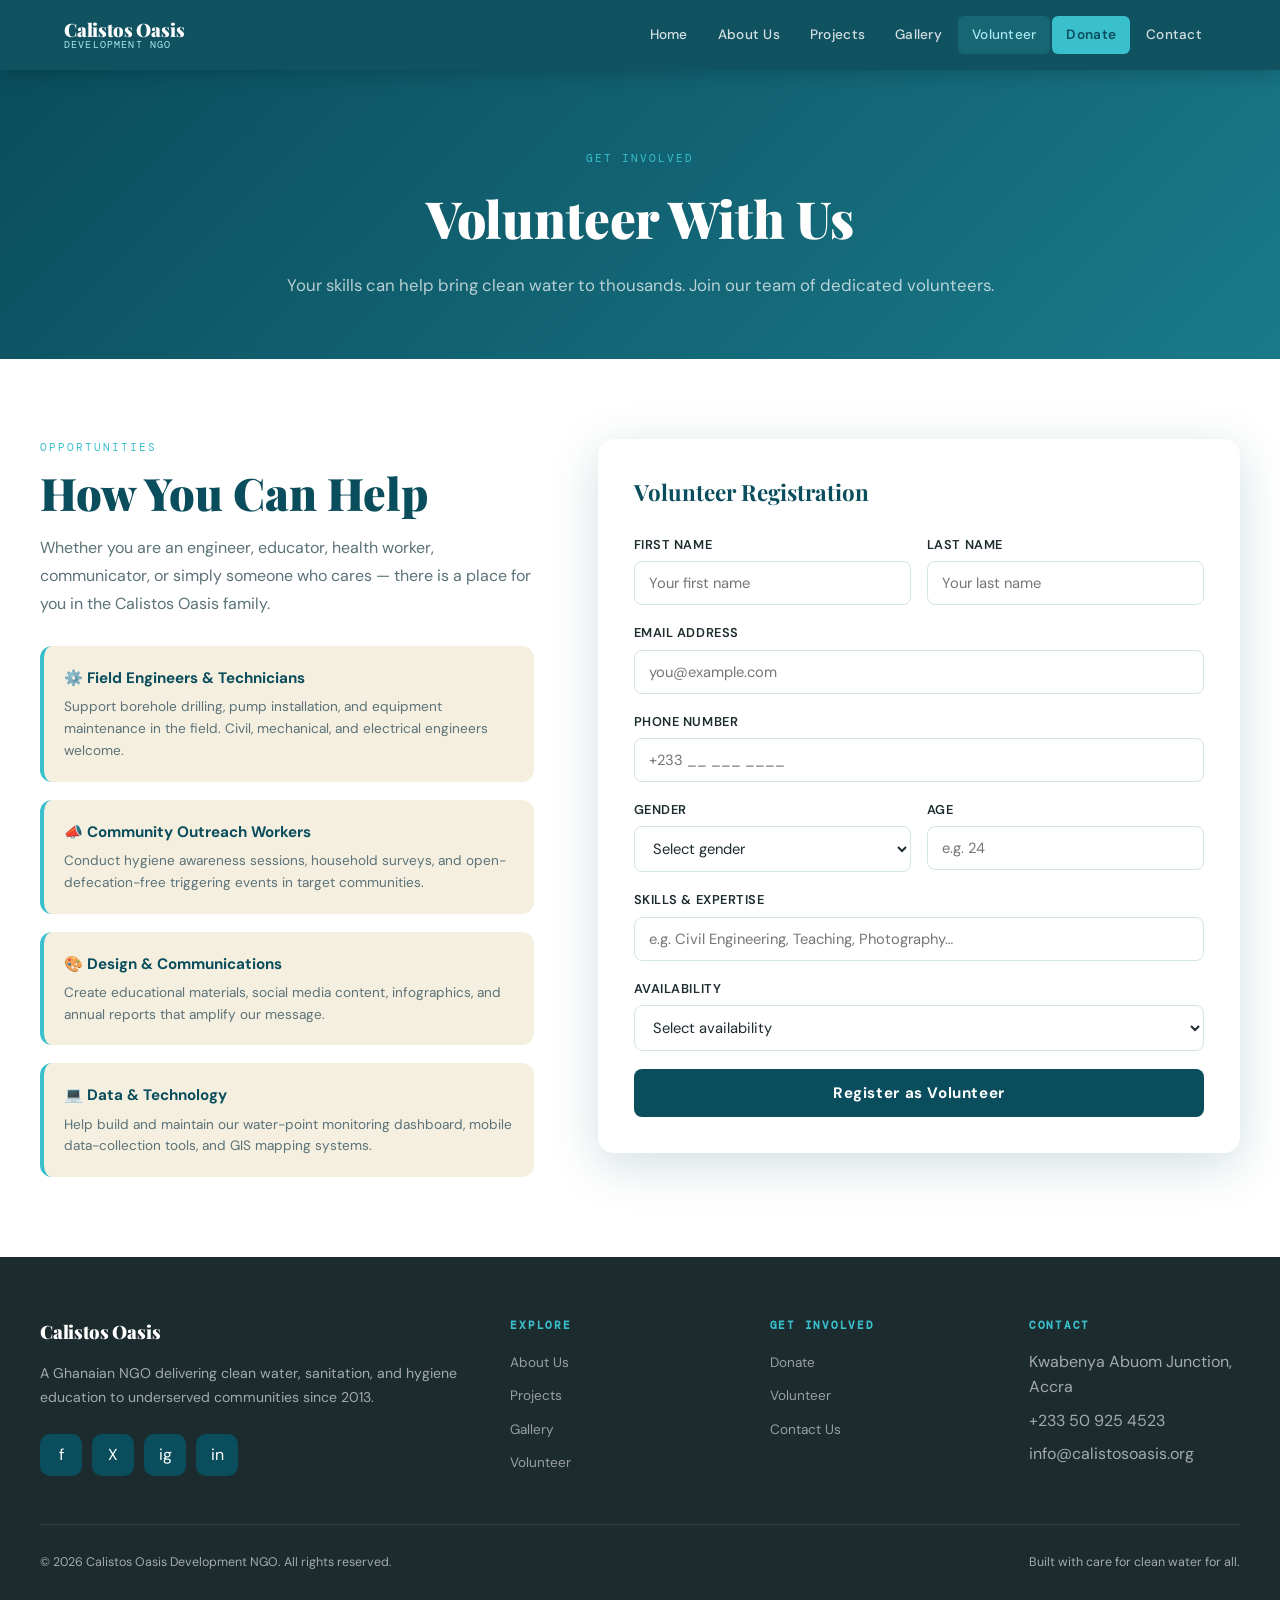
<file: volunteer.html>
<!DOCTYPE html>
<html lang="en">
<head>
  <meta charset="UTF-8" />
  <meta name="viewport" content="width=device-width, initial-scale=1.0" />
  <title>Volunteer With Us | Calistos Oasis Development</title>
  <link rel="preconnect" href="https://fonts.googleapis.com" />
  <link href="https://fonts.googleapis.com/css2?family=Playfair+Display:wght@700;900&family=DM+Sans:wght@300;400;500;600&family=DM+Mono:wght@400;500&display=swap" rel="stylesheet" />
  <link rel="stylesheet" href="styles.css" />
</head>
<body>


  <header>
    <div class="nav-inner">
      <a class="logo-wrap" href="index.html">
        <div class="logo-text-wrap">
          <div class="logo-name">Calistos Oasis</div>
          <div class="logo-tagline">Development NGO</div>
        </div>
      </a>

      <input type="checkbox" id="navToggle" class="nav-toggle-checkbox" />
      <nav>
        <ul id="navMenu">
          <li><a href="index.html">Home</a></li>
          <li><a href="about.html">About Us</a></li>
          <li><a href="projects.html">Projects</a></li>
          <li><a href="gallery.html">Gallery</a></li>
          <li><a href="volunteer.html" class="active">Volunteer</a></li>
          <li><a href="donate.html" class="nav-donate-btn">Donate</a></li>
          <li><a href="contact.html">Contact</a></li>
        </ul>
      </nav>
      <label for="navToggle" class="hamburger" aria-label="Open navigation">
        <span></span><span></span><span></span>
      </label>
    </div>
  </header>

  <main>
    <div class="page-hero">
      <p class="section-label">Get Involved</p>
      <h1 class="page-hero-title">Volunteer With Us</h1>
      <p class="page-hero-sub">Your skills can help bring clean water to thousands. Join our team of dedicated volunteers.</p>
    </div>

    <section class="volunteer-section">
      <div class="volunteer-grid">
        <div>
          <p class="section-label">Opportunities</p>
          <h2 class="section-title">How You Can Help</h2>
          <p class="section-body">Whether you are an engineer, educator, health worker, communicator, or simply someone who cares — there is a place for you in the Calistos Oasis family.</p>
          <div class="opps-list">
            <div class="opp-card">
              <div class="opp-title">⚙️ Field Engineers &amp; Technicians</div>
              <div class="opp-text">Support borehole drilling, pump installation, and equipment maintenance in the field. Civil, mechanical, and electrical engineers welcome.</div>
            </div>
            <div class="opp-card">
              <div class="opp-title">📣 Community Outreach Workers</div>
              <div class="opp-text">Conduct hygiene awareness sessions, household surveys, and open-defecation-free triggering events in target communities.</div>
            </div>
            <div class="opp-card">
              <div class="opp-title">🎨 Design &amp; Communications</div>
              <div class="opp-text">Create educational materials, social media content, infographics, and annual reports that amplify our message.</div>
            </div>
            <div class="opp-card">
              <div class="opp-title">💻 Data &amp; Technology</div>
              <div class="opp-text">Help build and maintain our water-point monitoring dashboard, mobile data-collection tools, and GIS mapping systems.</div>
            </div>
          </div>
        </div>

        <div class="form-card">
          <h3>Volunteer Registration</h3>
          <form action="#" method="get">
            <div class="form-row">
              <div class="form-group">
                <label for="v-fname">First Name</label>
                <input type="text" id="v-fname" name="fname" placeholder="Your first name" required />
              </div>
              <div class="form-group">
                <label for="v-lname">Last Name</label>
                <input type="text" id="v-lname" name="lname" placeholder="Your last name" required />
              </div>
            </div>
            <div class="form-group">
              <label for="v-email">Email Address</label>
              <input type="email" id="v-email" name="email" placeholder="you@example.com" required />
            </div>
            <div class="form-group">
              <label for="v-phone">Phone Number</label>
              <input type="tel" id="v-phone" name="phone" placeholder="+233 __ ___ ____" />
            </div>
            <div class="form-row">
              <div class="form-group">
                <label for="v-gender">Gender</label>
                <select id="v-gender" name="gender">
                  <option value="">Select gender</option>
                  <option>Male</option>
                  <option>Female</option>
                  <option>Prefer not to say</option>
                </select>
              </div>
              <div class="form-group">
                <label for="v-age">Age</label>
                <input type="number" id="v-age" name="age" placeholder="e.g. 24" min="16" max="80" />
              </div>
            </div>
            <div class="form-group">
              <label for="v-skills">Skills &amp; Expertise</label>
              <input type="text" id="v-skills" name="skills" placeholder="e.g. Civil Engineering, Teaching, Photography…" />
            </div>
            <div class="form-group">
              <label for="v-availability">Availability</label>
              <select id="v-availability" name="availability">
                <option value="">Select availability</option>
                <option>Weekends only</option>
                <option>Weekdays only</option>
                <option>Full-time (3+ months)</option>
                <option>Short-term project (1–4 weeks)</option>
                <option>Remote only</option>
              </select>
            </div>
            <button type="submit" class="form-submit">Register as Volunteer</button>
          </form>
        </div>
      </div>
    </section>

  </main>

  <footer>
    <div class="footer-inner">
      <div class="footer-grid">
        <div class="footer-brand">
          <div class="logo-name" style="color:var(--white);">Calistos Oasis</div>
          <p>A Ghanaian NGO delivering clean water, sanitation, and hygiene education to underserved communities since 2013.</p>
          <div class="social-links">
            <a class="social-link" href="#" title="Facebook">f</a>
            <a class="social-link" href="#" title="Twitter / X">X</a>
            <a class="social-link" href="#" title="Instagram">ig</a>
            <a class="social-link" href="#" title="LinkedIn">in</a>
          </div>
        </div>
        <div class="footer-col">
          <h5>Explore</h5>
          <ul>
            <li><a href="about.html">About Us</a></li>
            <li><a href="projects.html">Projects</a></li>
            <li><a href="gallery.html">Gallery</a></li>
            <li><a href="volunteer.html">Volunteer</a></li>
          </ul>
        </div>
        <div class="footer-col">
          <h5>Get Involved</h5>
          <ul>
            <li><a href="donate.html">Donate</a></li>
            <li><a href="volunteer.html">Volunteer</a></li>
            <li><a href="contact.html">Contact Us</a></li>
          </ul>
        </div>
        <div class="footer-col">
          <h5>Contact</h5>
          <ul>
            <li>Kwabenya Abuom Junction, Accra</li>
            <li>+233 50 925 4523</li>
            <li>info@calistosoasis.org</li>
          </ul>
        </div>
      </div>
      <div class="footer-bottom">
        <span>&copy; 2026 Calistos Oasis Development NGO. All rights reserved.</span>
        <span>Built with care for clean water for all.</span>
      </div>
    </div>
  </footer>

</body>
</html>
</file>
<file: styles.css>
/* =============================================
       DESIGN TOKENS
       Palette:
         --teal-deep   #0A4D5C
         --teal-mid    #1A7A8A
         --aqua        #3ABFCC
         --aqua-light  #A8E8EE
         --sand        #F5EFE0
         --white       #FFFFFF
         --charcoal    #1C2B2E
         --muted       #5A7278
       Type:
         Display: Playfair Display (900)
         Body: DM Sans (300/400/500/600)
         Mono: DM Mono (data labels)
       Signature: CSS wave SVG dividers + animated water-drop logo
    ============================================= */

    *, *::before, *::after { box-sizing: border-box; margin: 0; padding: 0; }

    :root {
      --teal-deep: #0A4D5C;
      --teal-mid:  #1A7A8A;
      --aqua:      #3ABFCC;
      --aqua-light:#A8E8EE;
      --sand:      #F5EFE0;
      --white:     #FFFFFF;
      --charcoal:  #1C2B2E;
      --muted:     #5A7278;
      --radius:    12px;
      --shadow:    0 4px 24px rgba(10,77,92,0.12);
      --shadow-lg: 0 12px 48px rgba(10,77,92,0.18);
    }

    html { scroll-behavior: smooth; }

    body {
      font-family: 'DM Sans', sans-serif;
      font-weight: 400;
      color: var(--charcoal);
      background: var(--white);
      line-height: 1.6;
    }

    /* ── HEADER / NAV ── */
    header {
      position: sticky;
      top: 0;
      z-index: 1000;
      background: rgba(10,77,92,0.97);
      backdrop-filter: blur(10px);
      box-shadow: 0 2px 20px rgba(0,0,0,0.2);
    }

    .nav-inner {
      max-width: 1200px;
      margin: 0 auto;
      padding: 0 24px;
      display: flex;
      align-items: center;
      justify-content: space-between;
      height: 70px;
    }

    .logo-wrap {
      display: flex;
      align-items: center;
      gap: 12px;
      text-decoration: none;
    }

    /* SVG drop logo */
    .logo-icon {
      width: 44px;
      height: 44px;
      flex-shrink: 0;
    }

    .logo-text-wrap { line-height: 1.1; }
    .logo-name {
      font-family: 'Playfair Display', serif;
      font-weight: 900;
      font-size: 1.15rem;
      color: var(--white);
      letter-spacing: -0.01em;
    }
    .logo-tagline {
      font-family: 'DM Mono', monospace;
      font-size: 0.6rem;
      letter-spacing: 0.12em;
      color: var(--aqua-light);
      text-transform: uppercase;
    }

    nav ul {
      list-style: none;
      display: flex;
      gap: 2px;
    }
    nav a {
      display: block;
      padding: 8px 14px;
      color: rgba(255,255,255,0.82);
      text-decoration: none;
      font-size: 0.85rem;
      font-weight: 500;
      border-radius: 6px;
      transition: background 0.2s, color 0.2s;
      letter-spacing: 0.02em;
    }
    nav a:hover, nav a.active {
      background: rgba(58,191,204,0.18);
      color: var(--aqua-light);
    }

    .nav-donate-btn {
      background: var(--aqua) !important;
      color: var(--teal-deep) !important;
      font-weight: 600 !important;
      border-radius: 6px !important;
    }
    .nav-donate-btn:hover {
      background: var(--aqua-light) !important;
      color: var(--teal-deep) !important;
    }

    /* CSS-only mobile menu toggle (checkbox hack, no JS needed) */
    .nav-toggle-checkbox { display: none; }

    .hamburger {
      display: none;
      flex-direction: column;
      gap: 5px;
      cursor: pointer;
      padding: 6px;
    }
    .hamburger span {
      display: block;
      width: 24px;
      height: 2px;
      background: var(--white);
      border-radius: 2px;
      transition: all 0.3s;
    }

    /* ── WAVE DIVIDER ── */
    .wave-divider { display: block; width: 100%; overflow: hidden; line-height: 0; }
    .wave-divider svg { display: block; }

    /* ── SECTION UTILITY ── */
    .section-label {
      font-family: 'DM Mono', monospace;
      font-size: 0.7rem;
      letter-spacing: 0.18em;
      text-transform: uppercase;
      color: var(--aqua);
      margin-bottom: 10px;
    }
    .section-title {
      font-family: 'Playfair Display', serif;
      font-weight: 900;
      font-size: clamp(1.8rem, 4vw, 2.8rem);
      color: var(--teal-deep);
      line-height: 1.15;
      margin-bottom: 16px;
    }
    .section-title.light { color: var(--white); }
    .section-body {
      font-size: 1rem;
      color: var(--muted);
      max-width: 600px;
      line-height: 1.75;
    }
    .section-body.light { color: rgba(255,255,255,0.78); }

    .container {
      max-width: 1200px;
      margin: 0 auto;
      padding: 0 24px;
    }

    /* ── BUTTONS ── */
    .btn {
      display: inline-block;
      padding: 13px 28px;
      border-radius: 8px;
      font-weight: 600;
      font-size: 0.9rem;
      text-decoration: none;
      cursor: pointer;
      border: none;
      transition: transform 0.18s, box-shadow 0.18s, background 0.18s;
      letter-spacing: 0.02em;
    }
    .btn:hover { transform: translateY(-2px); box-shadow: var(--shadow); }
    .btn-primary { background: var(--aqua); color: var(--teal-deep); }
    .btn-primary:hover { background: #2aaebb; }
    .btn-outline { background: transparent; border: 2px solid var(--white); color: var(--white); }
    .btn-outline:hover { background: rgba(255,255,255,0.12); }
    .btn-teal { background: var(--teal-deep); color: var(--white); }
    .btn-teal:hover { background: var(--teal-mid); }

    /* =========================================
       HOME PAGE
    ========================================= */
    /* Hero */
    .hero {
      position: relative;
      min-height: 92vh;
      background: linear-gradient(135deg, var(--teal-deep) 0%, var(--teal-mid) 55%, #1d9aac 100%);
      display: flex;
      align-items: center;
      overflow: hidden;
    }

    /* Animated water ripple circles — signature element */
    .hero-ripples {
      position: absolute;
      inset: 0;
      pointer-events: none;
      overflow: hidden;
    }
    .ripple {
      position: absolute;
      border-radius: 50%;
      border: 1.5px solid rgba(168,232,238,0.18);
      animation: rippleExpand 7s infinite ease-out;
    }
    .ripple:nth-child(1) { width: 200px; height: 200px; top: 60%; left: 70%; animation-delay: 0s; }
    .ripple:nth-child(2) { width: 360px; height: 360px; top: 55%; left: 65%; animation-delay: 1.4s; }
    .ripple:nth-child(3) { width: 520px; height: 520px; top: 50%; left: 60%; animation-delay: 2.8s; }
    .ripple:nth-child(4) { width: 680px; height: 680px; top: 45%; left: 55%; animation-delay: 4.2s; }
    .ripple:nth-child(5) { width: 840px; height: 840px; top: 40%; left: 50%; animation-delay: 5.6s; }

    @keyframes rippleExpand {
      0%   { transform: scale(0.3); opacity: 0.7; }
      100% { transform: scale(1.6); opacity: 0; }
    }

    .hero-content {
      position: relative;
      z-index: 2;
      max-width: 700px;
    }
    .hero-eyebrow {
      font-family: 'DM Mono', monospace;
      font-size: 0.72rem;
      letter-spacing: 0.2em;
      text-transform: uppercase;
      color: var(--aqua-light);
      margin-bottom: 18px;
      display: flex;
      align-items: center;
      gap: 10px;
    }
    .hero-eyebrow::before {
      content: '';
      display: block;
      width: 32px;
      height: 1.5px;
      background: var(--aqua);
    }
    .hero-headline {
      font-family: 'Playfair Display', serif;
      font-weight: 900;
      font-size: clamp(2.4rem, 6vw, 4.2rem);
      color: var(--white);
      line-height: 1.08;
      margin-bottom: 22px;
    }
    .hero-headline em {
      font-style: italic;
      color: var(--aqua-light);
    }
    .hero-sub {
      font-size: 1.08rem;
      color: rgba(255,255,255,0.78);
      max-width: 520px;
      margin-bottom: 36px;
      line-height: 1.75;
      font-weight: 300;
    }
    .hero-actions { display: flex; gap: 14px; flex-wrap: wrap; }

    /* Stats strip */
    .stats-strip {
      background: var(--sand);
      padding: 48px 24px;
    }
    .stats-grid {
      max-width: 1200px;
      margin: 0 auto;
      display: grid;
      grid-template-columns: repeat(4, 1fr);
      gap: 24px;
    }
    .stat-card {
      text-align: center;
      padding: 28px 16px;
      background: var(--white);
      border-radius: var(--radius);
      box-shadow: var(--shadow);
      transition: transform 0.2s;
    }
    .stat-card:hover { transform: translateY(-4px); }
    .stat-num {
      font-family: 'Playfair Display', serif;
      font-weight: 900;
      font-size: 2.6rem;
      color: var(--teal-deep);
      line-height: 1;
    }
    .stat-unit {
      font-family: 'DM Mono', monospace;
      font-size: 1.1rem;
      color: var(--aqua);
    }
    .stat-label {
      font-size: 0.82rem;
      color: var(--muted);
      margin-top: 6px;
      letter-spacing: 0.04em;
      text-transform: uppercase;
    }

    /* Intro section */
    .intro-section {
      padding: 88px 24px;
    }
    .intro-grid {
      max-width: 1200px;
      margin: 0 auto;
      display: grid;
      grid-template-columns: 1fr 1fr;
      gap: 64px;
      align-items: center;
    }
    .intro-visual {
      position: relative;
    }
    .intro-img-block {
      width: 100%;
      border-radius: 16px;
      overflow: hidden;
      aspect-ratio: 4/3;
      background: linear-gradient(145deg, var(--teal-mid), var(--aqua));
      display: flex;
      align-items: center;
      justify-content: center;
    }
    .intro-img-inner {
      font-size: 5rem;
      opacity: 0.5;
    }
    .intro-badge {
      position: absolute;
      bottom: -20px;
      right: -20px;
      background: var(--teal-deep);
      color: var(--white);
      border-radius: 12px;
      padding: 18px 24px;
      box-shadow: var(--shadow-lg);
      text-align: center;
    }
    .intro-badge-num {
      font-family: 'Playfair Display', serif;
      font-weight: 900;
      font-size: 2rem;
      color: var(--aqua);
    }
    .intro-badge-text { font-size: 0.75rem; color: rgba(255,255,255,0.7); }

    /* Featured Projects */
    .projects-section {
      padding: 88px 24px;
      background: var(--sand);
    }
    .projects-header {
      max-width: 1200px;
      margin: 0 auto 48px;
    }
    .projects-grid {
      max-width: 1200px;
      margin: 0 auto;
      display: grid;
      grid-template-columns: repeat(3, 1fr);
      gap: 24px;
    }
    .project-card {
      background: var(--white);
      border-radius: var(--radius);
      overflow: hidden;
      box-shadow: var(--shadow);
      transition: transform 0.22s, box-shadow 0.22s;
    }
    .project-card:hover { transform: translateY(-6px); box-shadow: var(--shadow-lg); }
    .project-thumb {
      height: 190px;
      display: flex;
      align-items: center;
      justify-content: center;
      font-size: 3.5rem;
    }
    .project-body { padding: 22px; }
    .project-tag {
      font-family: 'DM Mono', monospace;
      font-size: 0.65rem;
      letter-spacing: 0.12em;
      text-transform: uppercase;
      color: var(--aqua);
      background: rgba(58,191,204,0.1);
      padding: 3px 10px;
      border-radius: 20px;
      display: inline-block;
      margin-bottom: 10px;
    }
    .project-title {
      font-family: 'Playfair Display', serif;
      font-weight: 700;
      font-size: 1.1rem;
      color: var(--teal-deep);
      margin-bottom: 8px;
    }
    .project-desc { font-size: 0.88rem; color: var(--muted); line-height: 1.65; }

    /* Testimonials */
    .testimonials-section {
      padding: 88px 24px;
      background: var(--teal-deep);
      position: relative;
      overflow: hidden;
    }
    .testimonials-bg-text {
      position: absolute;
      top: -20px;
      left: -10px;
      font-family: 'Playfair Display', serif;
      font-size: 14rem;
      font-weight: 900;
      color: rgba(255,255,255,0.03);
      pointer-events: none;
      line-height: 1;
    }
    .testimonials-grid {
      max-width: 1200px;
      margin: 0 auto;
      display: grid;
      grid-template-columns: repeat(3, 1fr);
      gap: 24px;
      margin-top: 48px;
    }
    .testi-card {
      background: rgba(255,255,255,0.07);
      border: 1px solid rgba(255,255,255,0.1);
      border-radius: var(--radius);
      padding: 28px;
      transition: background 0.2s;
    }
    .testi-card:hover { background: rgba(255,255,255,0.12); }
    .testi-quote {
      font-family: 'Playfair Display', serif;
      font-size: 1rem;
      color: rgba(255,255,255,0.88);
      line-height: 1.7;
      margin-bottom: 20px;
    }
    .testi-quote::before { content: '\201C'; color: var(--aqua); font-size: 1.5rem; line-height: 0; vertical-align: -0.35em; margin-right: 4px; }
    .testi-person { display: flex; align-items: center; gap: 12px; }
    .testi-avatar {
      width: 44px;
      height: 44px;
      border-radius: 50%;
      background: var(--aqua);
      display: flex;
      align-items: center;
      justify-content: center;
      font-weight: 700;
      color: var(--teal-deep);
      font-size: 1rem;
      flex-shrink: 0;
    }
    .testi-name { font-weight: 600; color: var(--white); font-size: 0.9rem; }
    .testi-role { font-size: 0.75rem; color: rgba(255,255,255,0.5); }

    /* Partners */
    .partners-section { padding: 64px 24px; }
    .partners-grid {
      max-width: 1100px;
      margin: 32px auto 0;
      display: flex;
      flex-wrap: wrap;
      gap: 16px;
      justify-content: center;
    }
    .partner-badge {
      padding: 14px 28px;
      border: 1.5px solid var(--aqua-light);
      border-radius: 8px;
      font-weight: 600;
      color: var(--teal-mid);
      font-size: 0.88rem;
      letter-spacing: 0.04em;
      transition: background 0.2s, border-color 0.2s;
    }
    .partner-badge:hover { background: var(--sand); border-color: var(--aqua); }

    /* =========================================
       ABOUT PAGE
    ========================================= */
    .page-hero {
      background: linear-gradient(135deg, var(--teal-deep) 0%, var(--teal-mid) 100%);
      padding: 80px 24px 60px;
      text-align: center;
    }
    .page-hero-title {
      font-family: 'Playfair Display', serif;
      font-weight: 900;
      font-size: clamp(2rem, 5vw, 3.2rem);
      color: var(--white);
      margin-bottom: 12px;
    }
    .page-hero-sub { color: rgba(255,255,255,0.7); font-size: 1.05rem; }

    .about-intro { padding: 80px 24px; }
    .about-grid {
      max-width: 1200px;
      margin: 0 auto;
      display: grid;
      grid-template-columns: 1fr 1fr;
      gap: 64px;
      align-items: start;
    }

    .history-block { margin-bottom: 36px; }
    .history-block h3 {
      font-family: 'Playfair Display', serif;
      font-weight: 700;
      font-size: 1.3rem;
      color: var(--teal-deep);
      margin-bottom: 10px;
    }
    .history-block p { color: var(--muted); line-height: 1.75; font-size: 0.95rem; }

    .vmv-grid {
      display: grid;
      grid-template-columns: 1fr 1fr;
      gap: 20px;
      margin-bottom: 36px;
    }
    .vmv-card {
      padding: 24px;
      border-radius: var(--radius);
      border-left: 4px solid var(--aqua);
      background: var(--sand);
    }
    .vmv-card h4 {
      font-family: 'DM Mono', monospace;
      font-size: 0.72rem;
      letter-spacing: 0.14em;
      text-transform: uppercase;
      color: var(--aqua);
      margin-bottom: 8px;
    }
    .vmv-card p { font-size: 0.88rem; color: var(--charcoal); line-height: 1.65; }

    .values-list { list-style: none; display: grid; gap: 12px; }
    .values-list li {
      display: flex;
      gap: 12px;
      align-items: flex-start;
      font-size: 0.92rem;
      color: var(--charcoal);
    }
    .values-list li::before {
      content: '◆';
      color: var(--aqua);
      flex-shrink: 0;
      margin-top: 2px;
      font-size: 0.7rem;
    }

    /* Team */
    .team-section { padding: 80px 24px; background: var(--sand); }
    .team-grid {
      max-width: 1200px;
      margin: 48px auto 0;
      display: grid;
      grid-template-columns: repeat(4, 1fr);
      gap: 24px;
    }
    .team-card {
      background: var(--white);
      border-radius: var(--radius);
      overflow: hidden;
      box-shadow: var(--shadow);
      text-align: center;
      transition: transform 0.2s;
    }
    .team-card:hover { transform: translateY(-4px); }
    .team-avatar {
      width: 100%;
      aspect-ratio: 4 / 5;
      overflow: hidden;
    }
    .team-avatar img {
      width: 100%;
      height: 100%;
      object-fit: cover;
      display: block;
    }
    .team-info { padding: 18px 16px 22px; }
    .team-name { font-family: 'Playfair Display', serif; font-weight: 700; font-size: 1rem; color: var(--teal-deep); }
    .team-role { font-size: 0.78rem; color: var(--muted); margin-top: 4px; letter-spacing: 0.04em; }

    /* Objectives */
    .objectives-section { padding: 80px 24px; }
    .obj-grid {
      max-width: 1200px;
      margin: 48px auto 0;
      display: grid;
      grid-template-columns: repeat(3, 1fr);
      gap: 24px;
    }
    .obj-card {
      padding: 32px 24px;
      border-radius: var(--radius);
      background: var(--white);
      box-shadow: var(--shadow);
      border-top: 4px solid var(--aqua);
      transition: transform 0.2s;
    }
    .obj-card:hover { transform: translateY(-4px); }
    .obj-icon { font-size: 2.2rem; margin-bottom: 16px; }
    .obj-title { font-family: 'Playfair Display', serif; font-weight: 700; font-size: 1rem; color: var(--teal-deep); margin-bottom: 10px; }
    .obj-text { font-size: 0.88rem; color: var(--muted); line-height: 1.65; }

    /* =========================================
       PROJECTS PAGE
    ========================================= */
    .all-projects-section { padding: 80px 24px; }
    .all-projects-grid {
      max-width: 1200px;
      margin: 48px auto 0;
      display: grid;
      grid-template-columns: repeat(3, 1fr);
      gap: 28px;
    }
    .proj-full-card {
      background: var(--white);
      border-radius: var(--radius);
      overflow: hidden;
      box-shadow: var(--shadow);
      transition: transform 0.22s, box-shadow 0.22s;
    }
    .proj-full-card:hover { transform: translateY(-6px); box-shadow: var(--shadow-lg); }
    .proj-thumb-lg {
      height: 210px;
      display: flex;
      align-items: center;
      justify-content: center;
      font-size: 4rem;
      position: relative;
    }
    .proj-status-badge {
      position: absolute;
      top: 14px;
      right: 14px;
      font-family: 'DM Mono', monospace;
      font-size: 0.65rem;
      letter-spacing: 0.1em;
      padding: 4px 12px;
      border-radius: 20px;
      background: rgba(255,255,255,0.9);
      color: var(--teal-deep);
      font-weight: 500;
      text-transform: uppercase;
    }
    .proj-status-badge.ongoing { color: #0a7a3b; }
    .proj-status-badge.completed { color: #0a4d5c; }
    .proj-status-badge.planning { color: #8a6800; }
    .proj-body { padding: 24px; }
    .proj-location {
      font-family: 'DM Mono', monospace;
      font-size: 0.7rem;
      color: var(--muted);
      letter-spacing: 0.06em;
      margin-bottom: 8px;
    }
    .proj-location::before { content: '📍 '; }
    .proj-h { font-family: 'Playfair Display', serif; font-weight: 700; font-size: 1.12rem; color: var(--teal-deep); margin-bottom: 10px; }
    .proj-p { font-size: 0.88rem; color: var(--muted); line-height: 1.65; margin-bottom: 14px; }
    .proj-impact {
      font-size: 0.8rem;
      font-weight: 600;
      color: var(--teal-mid);
      background: rgba(58,191,204,0.1);
      padding: 6px 12px;
      border-radius: 6px;
      display: inline-block;
    }

    /* =========================================
       GALLERY PAGE
    ========================================= */
    .gallery-section { padding: 80px 24px; }
    .gallery-grid {
      max-width: 1200px;
      margin: 48px auto 0;
      display: grid;
      grid-template-columns: repeat(4, 1fr);
      grid-auto-rows: 200px;
      gap: 14px;
    }
    .gallery-item {
      border-radius: var(--radius);
      overflow: hidden;
      display: flex;
      align-items: center;
      justify-content: center;
      font-size: 3rem;
      position: relative;
      cursor: pointer;
      transition: transform 0.2s;
    }
    .gallery-item:hover { transform: scale(1.02); }
    .gallery-item:hover .gallery-overlay { opacity: 1; }
    .gallery-item.wide { grid-column: span 2; }
    .gallery-item.tall { grid-row: span 2; }
    .gallery-overlay {
      position: absolute;
      inset: 0;
      background: rgba(10,77,92,0.72);
      display: flex;
      align-items: center;
      justify-content: center;
      opacity: 0;
      transition: opacity 0.25s;
      color: var(--white);
      font-size: 0.82rem;
      font-weight: 600;
      letter-spacing: 0.08em;
      text-transform: uppercase;
      text-align: center;
      padding: 16px;
    }
    .gallery-item.g1 { background: linear-gradient(135deg, #1A7A8A, #3ABFCC); }
    .gallery-item.g2 { background: linear-gradient(135deg, #0A4D5C, #1A7A8A); }
    .gallery-item.g3 { background: linear-gradient(135deg, #3ABFCC, #A8E8EE); }
    .gallery-item.g4 { background: linear-gradient(135deg, #1d9aac, #3ABFCC); }
    .gallery-item.g5 { background: linear-gradient(135deg, #0A4D5C, #1d9aac); }
    .gallery-item.g6 { background: linear-gradient(135deg, #A8E8EE, #3ABFCC); }
    .gallery-item.g7 { background: linear-gradient(135deg, #1A7A8A, #0A4D5C); }
    .gallery-item.g8 { background: linear-gradient(135deg, #3ABFCC, #1A7A8A); }
    .gallery-item.g9 { background: linear-gradient(135deg, #0d5e6e, #3ABFCC); }

    /* =========================================
       PHOTOS INSIDE DECORATIVE CONTAINERS
       (keeps every image responsive — no fixed
       width/height attributes needed in the HTML)
    ========================================= */
    .gallery-item img,
    .project-thumb img,
    .proj-thumb-lg img,
    .intro-img-block img {
      width: 100%;
      height: 100%;
      object-fit: cover;
      display: block;
    }
    .obj-card { position: relative; overflow: hidden; }
    .obj-card img {
      width: 100%;
      height: 160px;
      object-fit: cover;
      border-radius: 10px;
      margin-bottom: 16px;
      display: block;
    }
    .team-photo {
      width: 100%;
      height: 100%;
      object-fit: cover;
      display: block;
    }

    /* =========================================
       VOLUNTEER PAGE
    ========================================= */
    .volunteer-section { padding: 80px 24px; }
    .volunteer-grid {
      max-width: 1200px;
      margin: 0 auto;
      display: grid;
      grid-template-columns: 1fr 1.3fr;
      gap: 64px;
      align-items: start;
    }
    .opps-list { display: grid; gap: 18px; margin-top: 28px; }
    .opp-card {
      padding: 20px;
      border-radius: var(--radius);
      background: var(--sand);
      border-left: 4px solid var(--aqua);
      transition: border-color 0.2s;
    }
    .opp-card:hover { border-color: var(--teal-mid); }
    .opp-title { font-weight: 700; color: var(--teal-deep); font-size: 0.95rem; margin-bottom: 6px; }
    .opp-text { font-size: 0.85rem; color: var(--muted); line-height: 1.6; }

    /* FORMS */
    .form-card {
      background: var(--white);
      border-radius: 16px;
      padding: 36px;
      box-shadow: var(--shadow-lg);
    }
    .form-card h3 {
      font-family: 'Playfair Display', serif;
      font-weight: 700;
      font-size: 1.4rem;
      color: var(--teal-deep);
      margin-bottom: 24px;
    }
    .form-row { display: grid; grid-template-columns: 1fr 1fr; gap: 16px; }
    .form-group { margin-bottom: 18px; }
    .form-group label {
      display: block;
      font-size: 0.8rem;
      font-weight: 600;
      color: var(--charcoal);
      margin-bottom: 6px;
      letter-spacing: 0.04em;
      text-transform: uppercase;
    }
    .form-group input,
    .form-group select,
    .form-group textarea {
      width: 100%;
      padding: 11px 14px;
      border: 1.5px solid #D4E4E8;
      border-radius: 8px;
      font-family: 'DM Sans', sans-serif;
      font-size: 0.92rem;
      color: var(--charcoal);
      background: var(--white);
      transition: border-color 0.2s, box-shadow 0.2s;
      outline: none;
    }
    .form-group input:focus,
    .form-group select:focus,
    .form-group textarea:focus {
      border-color: var(--aqua);
      box-shadow: 0 0 0 3px rgba(58,191,204,0.18);
    }
    .form-group textarea { height: 110px; resize: vertical; }
    .form-submit {
      width: 100%;
      padding: 14px;
      background: var(--teal-deep);
      color: var(--white);
      border: none;
      border-radius: 8px;
      font-family: 'DM Sans', sans-serif;
      font-size: 0.95rem;
      font-weight: 700;
      cursor: pointer;
      letter-spacing: 0.04em;
      transition: background 0.2s, transform 0.18s;
    }
    .form-submit:hover { background: var(--teal-mid); transform: translateY(-2px); }

    /* =========================================
       DONATE PAGE
    ========================================= */
    .donate-why { padding: 80px 24px; }
    .donate-why-grid {
      max-width: 1200px;
      margin: 0 auto;
      display: grid;
      grid-template-columns: 1fr 1fr;
      gap: 64px;
      align-items: start;
    }
    .impact-table-wrap {
      overflow-x: auto;
      margin-top: 24px;
      border-radius: var(--radius);
      box-shadow: var(--shadow);
    }
    table {
      width: 100%;
      border-collapse: collapse;
      font-size: 0.88rem;
    }
    table thead {
      background: var(--teal-deep);
      color: var(--white);
    }
    table th {
      padding: 14px 18px;
      text-align: left;
      font-family: 'DM Mono', monospace;
      font-size: 0.72rem;
      letter-spacing: 0.1em;
      text-transform: uppercase;
    }
    table td { padding: 13px 18px; color: var(--charcoal); }
    table tr:nth-child(even) td { background: #f4fbfc; }
    table tr:hover td { background: var(--aqua-light); transition: background 0.18s; }
    table td:first-child { font-weight: 700; color: var(--teal-mid); font-family: 'DM Mono', monospace; }

    .impact-reasons { margin-top: 28px; display: grid; gap: 16px; }
    .reason-item { display: flex; gap: 14px; align-items: flex-start; }
    .reason-icon {
      width: 42px;
      height: 42px;
      border-radius: 10px;
      background: rgba(58,191,204,0.12);
      display: flex;
      align-items: center;
      justify-content: center;
      font-size: 1.3rem;
      flex-shrink: 0;
    }
    .reason-text h4 { font-weight: 700; font-size: 0.92rem; color: var(--teal-deep); margin-bottom: 4px; }
    .reason-text p { font-size: 0.84rem; color: var(--muted); line-height: 1.6; }

    .donate-amounts { display: flex; gap: 10px; flex-wrap: wrap; margin-bottom: 18px; }
    .amt-btn {
      padding: 10px 20px;
      border: 2px solid var(--aqua-light);
      border-radius: 8px;
      background: transparent;
      font-family: 'DM Mono', monospace;
      font-weight: 600;
      color: var(--teal-mid);
      cursor: pointer;
      transition: all 0.18s;
      font-size: 0.88rem;
    }
    .amt-btn:hover { background: var(--aqua); border-color: var(--aqua); color: var(--teal-deep); }
    /* Hide the real radio input; style its <label> as the button.
       Checked state is done purely in CSS — no JavaScript involved. */
    .amt-radio { position: absolute; opacity: 0; width: 0; height: 0; }
    .amt-radio:checked + .amt-btn { background: var(--aqua); border-color: var(--aqua); color: var(--teal-deep); }
    .amt-radio:focus-visible + .amt-btn { outline: 2px solid var(--aqua-light); outline-offset: 2px; }

    /* =========================================
       CONTACT PAGE
    ========================================= */
    .contact-section { padding: 80px 24px; }
    .contact-grid {
      max-width: 1200px;
      margin: 0 auto;
      display: grid;
      grid-template-columns: 1fr 1.3fr;
      gap: 64px;
      align-items: start;
    }
    .contact-info-blocks { display: grid; gap: 20px; margin-top: 28px; }
    .info-block {
      display: flex;
      gap: 14px;
      align-items: flex-start;
      padding: 20px;
      background: var(--sand);
      border-radius: var(--radius);
    }
    .info-icon {
      width: 44px;
      height: 44px;
      border-radius: 10px;
      background: var(--teal-deep);
      color: var(--white);
      display: flex;
      align-items: center;
      justify-content: center;
      font-size: 1.2rem;
      flex-shrink: 0;
    }
    .info-content h4 { font-weight: 700; color: var(--teal-deep); font-size: 0.9rem; margin-bottom: 4px; }
    .info-content p { font-size: 0.85rem; color: var(--muted); line-height: 1.6; }

    .map-placeholder {
      margin-top: 24px;
      width: 100%;
      height: 200px;
      background: linear-gradient(135deg, var(--aqua-light), var(--sand));
      border-radius: var(--radius);
      display: flex;
      align-items: center;
      justify-content: center;
      flex-direction: column;
      gap: 8px;
      font-size: 2.5rem;
      color: var(--teal-mid);
      border: 2px dashed var(--aqua-light);
    }
    .map-placeholder p { font-size: 0.8rem; color: var(--muted); }

    .social-links { display: flex; gap: 10px; margin-top: 24px; }
    .social-link {
      width: 42px;
      height: 42px;
      border-radius: 10px;
      background: var(--teal-deep);
      color: var(--white);
      display: flex;
      align-items: center;
      justify-content: center;
      text-decoration: none;
      font-size: 1rem;
      transition: background 0.2s, transform 0.18s;
    }
    .social-link:hover { background: var(--aqua); transform: translateY(-3px); }

    /* =========================================
       FOOTER
    ========================================= */
    footer {
      background: var(--charcoal);
      padding: 60px 24px 28px;
      color: rgba(255,255,255,0.6);
    }
    .footer-inner {
      max-width: 1200px;
      margin: 0 auto;
    }
    .footer-grid {
      display: grid;
      grid-template-columns: 2fr 1fr 1fr 1fr;
      gap: 48px;
      padding-bottom: 48px;
      border-bottom: 1px solid rgba(255,255,255,0.1);
      margin-bottom: 28px;
    }
    .footer-brand p { font-size: 0.88rem; line-height: 1.75; margin-top: 14px; margin-bottom: 20px; }
    .footer-col h5 {
      font-family: 'DM Mono', monospace;
      font-size: 0.68rem;
      letter-spacing: 0.16em;
      text-transform: uppercase;
      color: var(--aqua);
      margin-bottom: 14px;
    }
    .footer-col ul { list-style: none; display: grid; gap: 8px; }
    .footer-col a {
      color: rgba(255,255,255,0.55);
      text-decoration: none;
      font-size: 0.85rem;
      transition: color 0.18s;
      cursor: pointer;
    }
    .footer-col a:hover { color: var(--aqua-light); }
    .footer-bottom {
      display: flex;
      justify-content: space-between;
      align-items: center;
      font-size: 0.78rem;
      flex-wrap: wrap;
      gap: 8px;
    }

    /* =========================================
       RESPONSIVE
    ========================================= */
    @media (max-width: 1024px) {
      .stats-grid { grid-template-columns: repeat(2, 1fr); }
      .intro-grid, .about-grid, .volunteer-grid,
      .donate-why-grid, .contact-grid { grid-template-columns: 1fr; gap: 40px; }
      .projects-grid, .all-projects-grid { grid-template-columns: repeat(2, 1fr); }
      .team-grid { grid-template-columns: repeat(2, 1fr); }
      .footer-grid { grid-template-columns: 1fr 1fr; }
      .gallery-grid { grid-template-columns: repeat(3, 1fr); }
    }

    @media (max-width: 768px) {
      .hamburger { display: flex; }
      nav ul {
        display: none;
        flex-direction: column;
        position: absolute;
        top: 70px;
        left: 0;
        right: 0;
        background: rgba(10,77,92,0.99);
        padding: 16px;
        gap: 4px;
      }
      .nav-toggle-checkbox:checked ~ nav ul { display: flex; }
      nav a { padding: 12px 16px; font-size: 0.95rem; }
      .stats-grid, .vmv-grid { grid-template-columns: 1fr 1fr; }
      .testimonials-grid, .projects-grid, .all-projects-grid, .obj-grid { grid-template-columns: 1fr; }
      .team-grid { grid-template-columns: repeat(2, 1fr); }
      .gallery-grid { grid-template-columns: repeat(2, 1fr); grid-auto-rows: 160px; }
      .gallery-item.wide { grid-column: span 2; }
      .gallery-item.tall { grid-row: span 1; }
      .form-row { grid-template-columns: 1fr; }
      .intro-badge { position: static; margin-top: 20px; display: inline-block; }
      .footer-grid { grid-template-columns: 1fr; gap: 28px; }
    }

    @media (max-width: 480px) {
      .stats-grid { grid-template-columns: 1fr; }
      .team-grid { grid-template-columns: 1fr; }
      .gallery-grid { grid-template-columns: 1fr; }
      .gallery-item.wide { grid-column: span 1; }
      .hero-headline { font-size: 2rem; }
    }

    /* Misc utility */
    .text-center { text-align: center; }
    .mt-2 { margin-top: 8px; }
    .mt-4 { margin-top: 16px; }
    .mt-8 { margin-top: 32px; }
    .section-header-centered { text-align: center; margin-bottom: 48px; }
    .section-header-centered .section-body { margin: 0 auto; }
</file>
